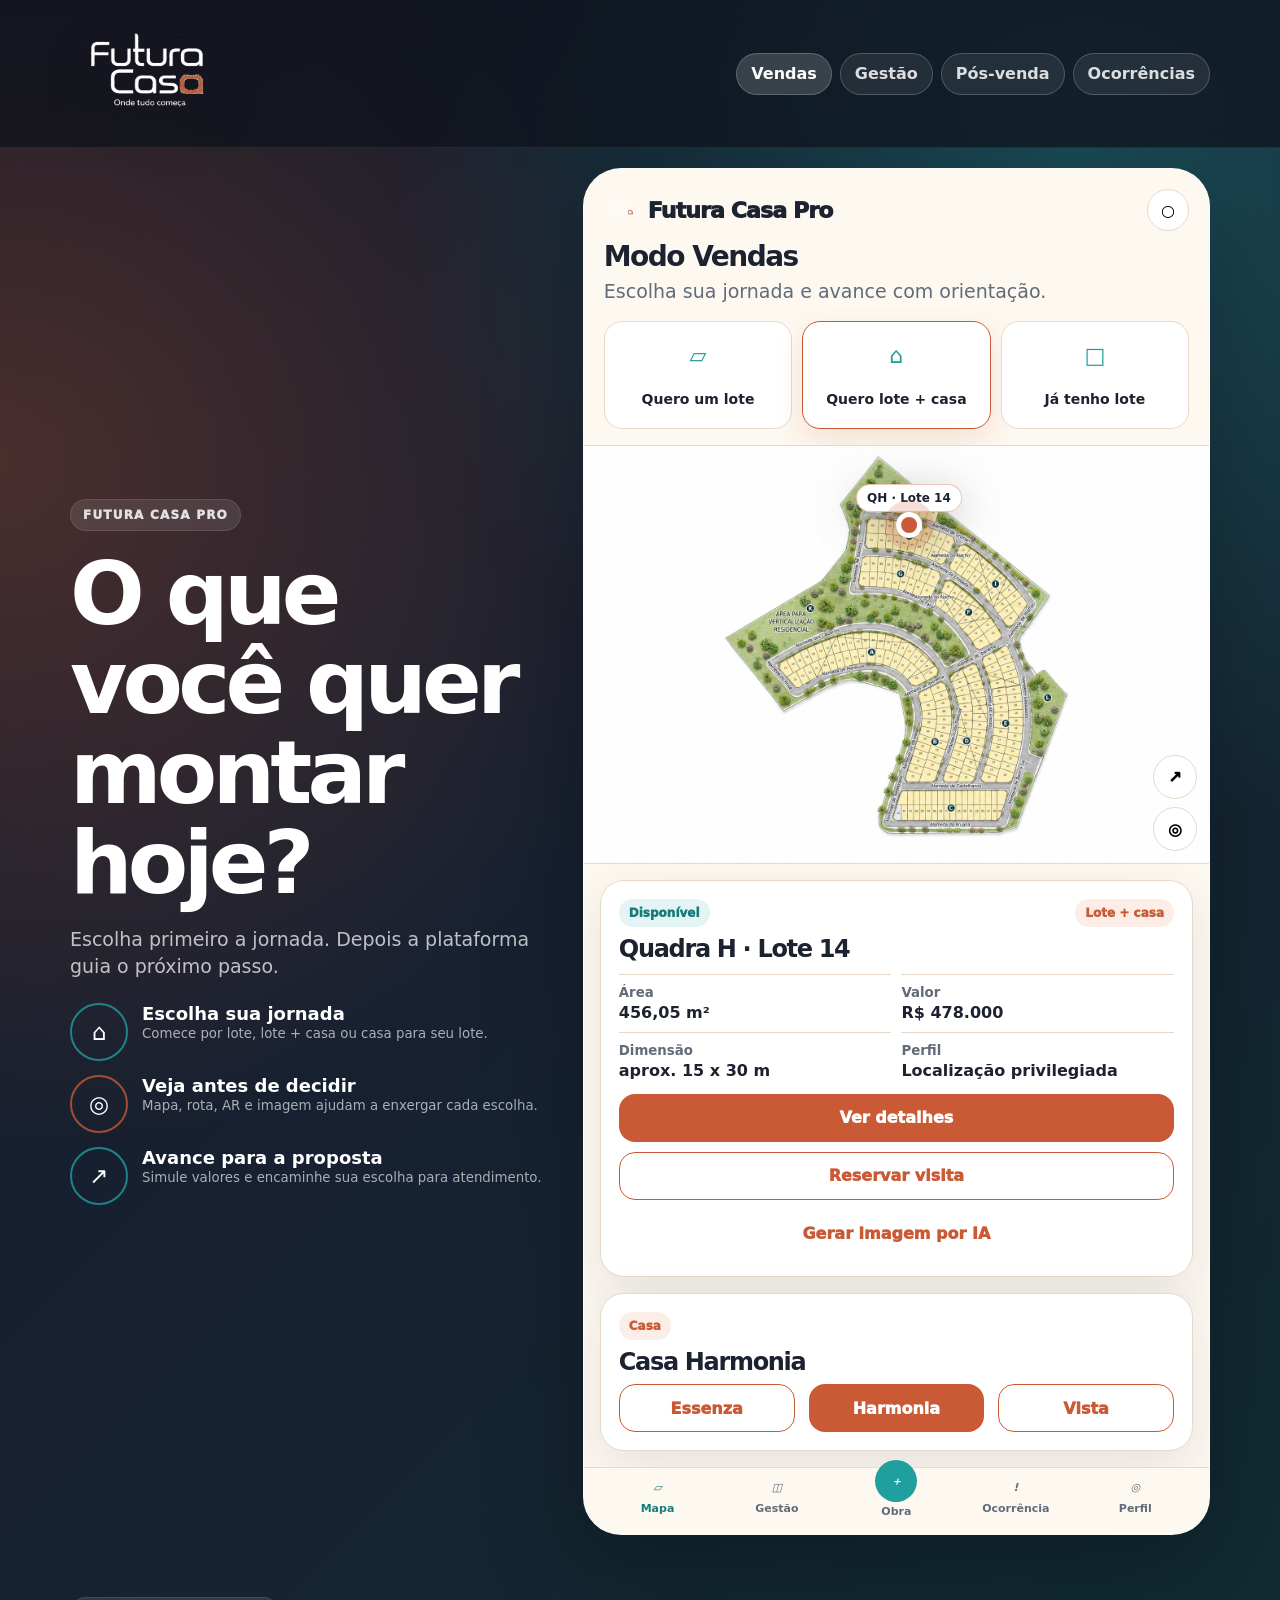
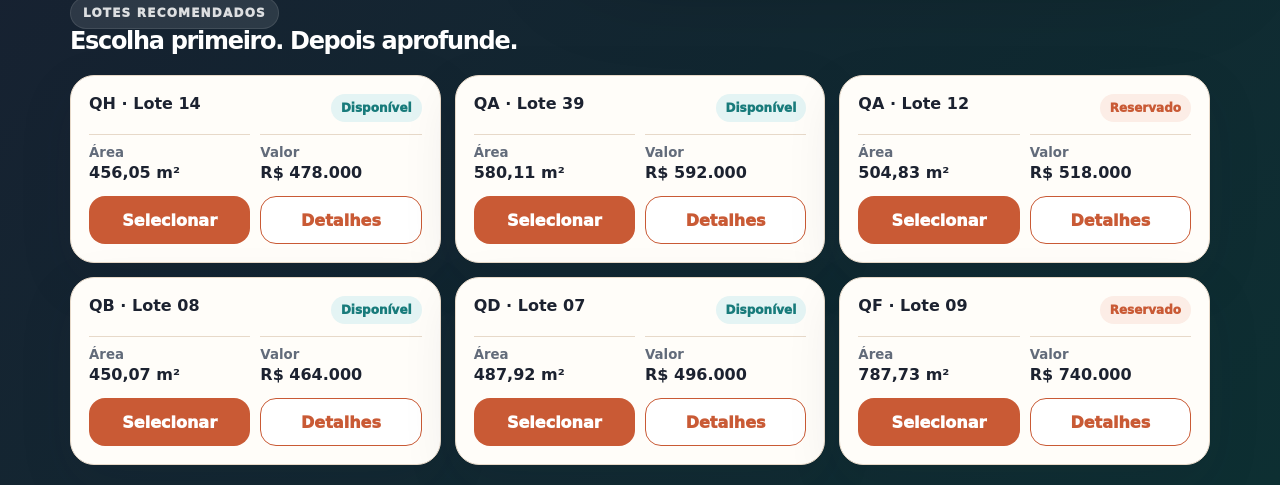
<file: index.html>
<!doctype html>
<html lang="pt-BR">
<head>
<meta charset="utf-8">
<meta name="viewport" content="width=device-width, initial-scale=1, viewport-fit=cover">
<meta name="theme-color" content="#10141d">
<title>Futura Casa Pro | Vendas</title>
<link rel="stylesheet" href="styles.css">
<script src="data.js" defer></script>
<script src="app.js" defer></script>
</head>
<body class="appDark">
<header class="top">
  <div class="top-inner">
    <a class="logo" href="index.html"><img src="assets/futura-casa-logo-v1-1.webp" alt="Futura Casa Pro"><span class="sub">Compra guiada</span></a>
    <nav class="nav">
      <a class="active" href="index.html">Vendas</a>
      <a class="" href="gestao.html">Gestão</a>
      <a class="" href="pos-venda.html">Pós-venda</a>
      <a class="" href="ocorrencias.html">Ocorrências</a>
    </nav>
  </div>
</header>
<main>

<section class="shell hero">
  <div class="hero-copy">
    <span class="badge">Futura Casa Pro</span>
    <h1>O que você quer montar hoje?</h1>
    <p>Escolha primeiro a jornada. Depois a plataforma guia o próximo passo.</p>
    <div class="benefits">
      <div class="benefit"><i>⌂</i><div><b>Escolha sua jornada</b><small>Comece por lote, lote + casa ou casa para seu lote.</small></div></div>
      <div class="benefit"><i>◎</i><div><b>Veja antes de decidir</b><small>Mapa, rota, AR e imagem ajudam a enxergar cada escolha.</small></div></div>
      <div class="benefit"><i>↗</i><div><b>Avance para a proposta</b><small>Simule valores e encaminhe sua escolha para atendimento.</small></div></div>
    </div>
  </div>
  <div class="phone" id="salesApp"></div>
</section>
<section class="shell">
  <div class="page-title"><span class="badge">Lotes recomendados</span><h2>Escolha primeiro. Depois aprofunde.</h2></div>
  <div class="grid cols-3" id="lotPicker"></div>
</section>

</main>
<div id="toast" class="toast"></div>
<div id="modal" class="modal"></div>
</body>
</html>
</file>
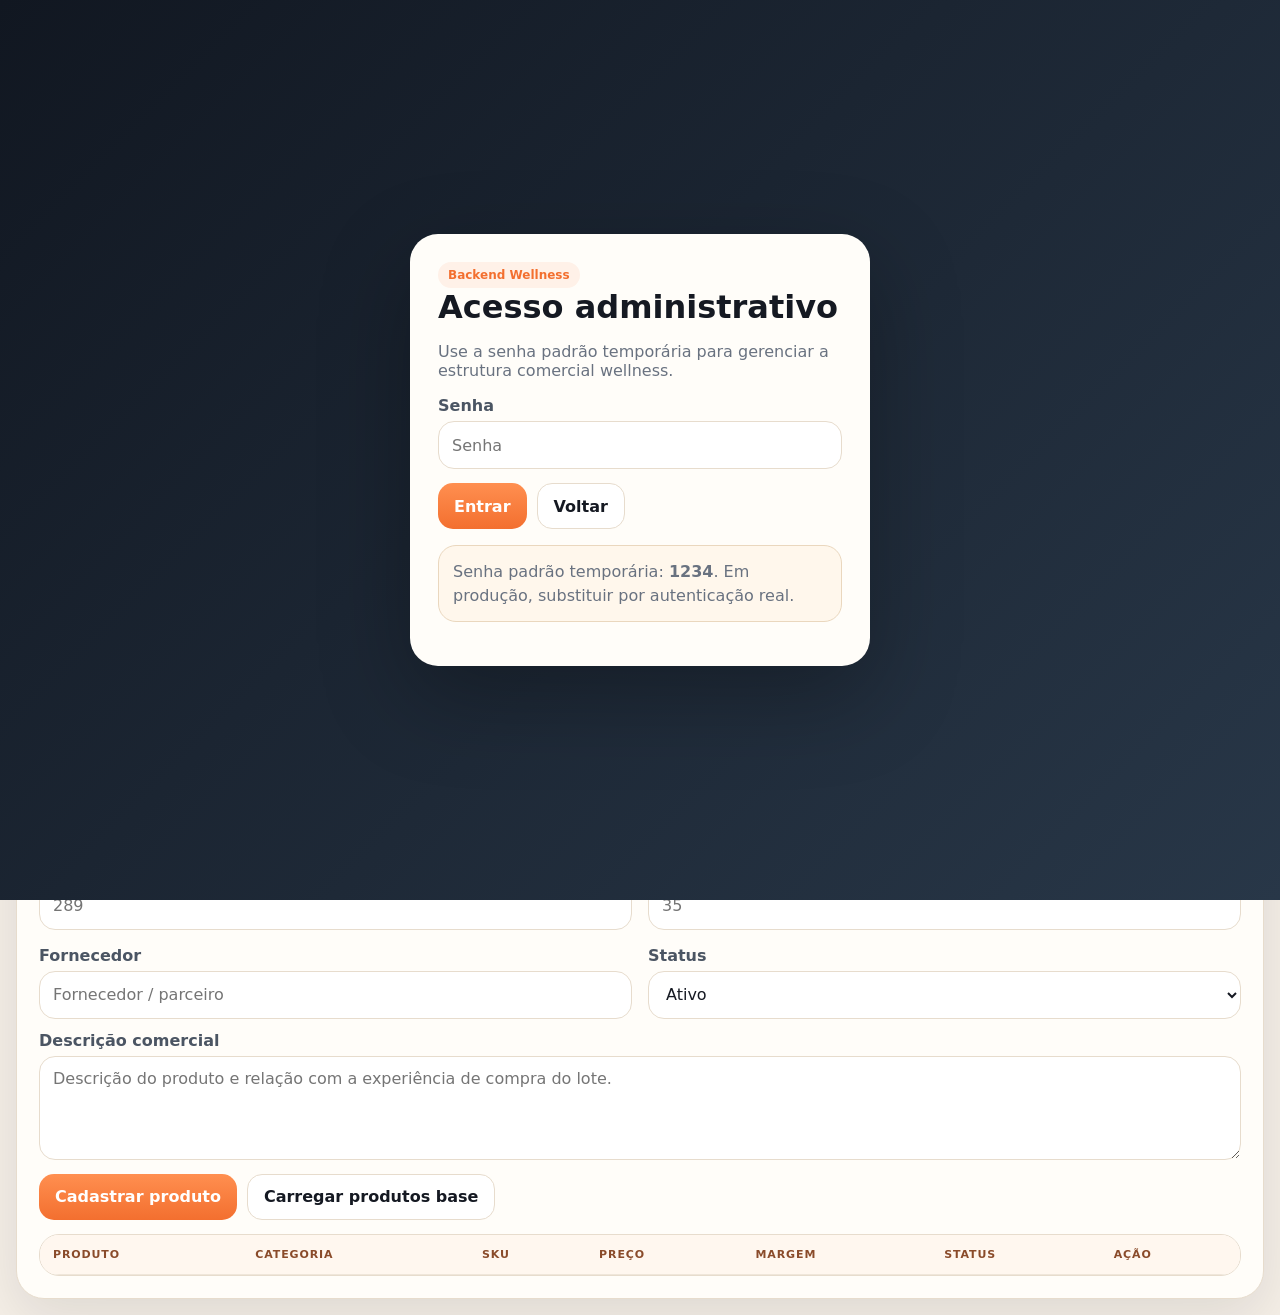
<file: backend-wellness.html>
<!doctype html>
<html lang="pt-BR">
<head>
<meta charset="utf-8">
<meta name="viewport" content="width=device-width, initial-scale=1, viewport-fit=cover">
<title>Futura Casa | Backend Wellness</title>
<style>
:root{
  --bg:#f5efe7;--paper:#fffdf9;--paper2:#fbf4eb;--ink:#151922;--muted:#697280;--line:#e7dccd;
  --orange:#f36f2f;--orange2:#ff8f50;--green:#2f7a4f;--dark:#111721;--shadow:0 18px 54px rgba(16,20,29,.10);
}
*{box-sizing:border-box}
body{margin:0;background:radial-gradient(circle at 10% -10%,rgba(243,111,47,.18),transparent 32rem),var(--bg);font-family:Inter,system-ui,-apple-system,Segoe UI,Arial,sans-serif;color:var(--ink)}
button,input,select,textarea{font:inherit}
a{color:inherit;text-decoration:none}
.wrap{width:min(100% - 32px,1280px);margin:auto}
.top{position:sticky;top:0;z-index:10;background:rgba(17,23,33,.96);color:#fff;backdrop-filter:blur(14px);box-shadow:0 10px 34px rgba(0,0,0,.18)}
.topin{min-height:86px;display:flex;align-items:center;justify-content:space-between;gap:16px}
.brand small{display:block;color:#ffb289;text-transform:uppercase;letter-spacing:.18em;font-weight:900;font-size:11px}
.brand b{font-size:24px}
.nav{display:flex;gap:10px;flex-wrap:wrap}
.btn{border:0;border-radius:15px;min-height:46px;padding:0 16px;font-weight:900;display:inline-flex;align-items:center;justify-content:center;gap:8px;cursor:pointer}
.btn.primary{background:linear-gradient(180deg,var(--orange2),var(--orange));color:#fff}.btn.light{background:#fff;border:1px solid var(--line);color:var(--ink)}.btn.dark{background:var(--dark);color:#fff}.btn.small{min-height:38px;padding:0 12px;border-radius:12px;font-size:13px}
.hero{padding:34px 0 18px}.heroCard{background:linear-gradient(135deg,#111721 0%,#243343 55%,#6c3519 100%);color:#fff;border-radius:32px;padding:32px;box-shadow:var(--shadow)}
.eyebrow{color:var(--orange);font-size:12px;letter-spacing:.18em;text-transform:uppercase;font-weight:950}.hero h1{font-size:clamp(36px,5vw,72px);line-height:1;margin:10px 0 12px;letter-spacing:-.06em}.hero p{max-width:760px;color:rgba(255,255,255,.78);font-size:18px;line-height:1.55}
.grid{display:grid;gap:16px}.grid.kpis{grid-template-columns:repeat(4,minmax(0,1fr));margin:18px 0}.kpi{background:var(--paper);border:1px solid var(--line);border-radius:24px;padding:20px;box-shadow:var(--shadow)}.kpi small{display:block;color:var(--muted);font-weight:800}.kpi b{font-size:30px;color:var(--orange)}
.panel{background:var(--paper);border:1px solid var(--line);border-radius:28px;padding:22px;box-shadow:var(--shadow);margin:16px 0}.panel h2{margin:0 0 8px;font-size:28px;letter-spacing:-.04em}.panel p{color:var(--muted);line-height:1.5}.cols{display:grid;grid-template-columns:1fr 1fr;gap:16px}.field{display:grid;gap:6px}.field label{font-weight:900;color:#4b5563}.field input,.field select,.field textarea{border:1px solid var(--line);border-radius:16px;background:#fff;min-height:48px;padding:0 13px;color:var(--ink);outline:0}.field textarea{min-height:104px;padding:12px 13px}
.actions{display:flex;gap:10px;flex-wrap:wrap;margin-top:14px}
.tableWrap{overflow:auto;border:1px solid var(--line);border-radius:20px;background:#fff;margin-top:14px}table{width:100%;border-collapse:collapse;min-width:860px}th,td{text-align:left;border-bottom:1px solid #efe6da;padding:13px;font-size:14px}th{background:#fff7ef;color:#8a4b2a;text-transform:uppercase;letter-spacing:.08em;font-size:11px}tr:last-child td{border-bottom:0}.tag{display:inline-flex;border-radius:999px;padding:6px 10px;background:#fff1e8;color:var(--orange);font-weight:900;font-size:12px}
.tabs{display:flex;gap:8px;flex-wrap:wrap;margin:16px 0}.tabs button{border:1px solid var(--line);background:#fff;color:var(--muted);border-radius:999px;padding:10px 14px;font-weight:900}.tabs button.active{background:linear-gradient(180deg,var(--orange2),var(--orange));color:#fff;border-color:transparent}.tabPanel{display:none}.tabPanel.active{display:block}
.login{position:fixed;inset:0;background:linear-gradient(135deg,#111721,#283748);display:grid;place-items:center;z-index:99;padding:22px}.loginCard{width:min(460px,100%);background:#fffdf9;border-radius:28px;padding:28px;box-shadow:0 30px 90px rgba(0,0,0,.28)}.loginCard h1{margin:0 0 8px}.loginCard p{color:var(--muted)}
.note{background:#fff7ec;border:1px solid #ead7be;color:#765733;border-radius:18px;padding:14px;line-height:1.45}
@media(max-width:900px){.grid.kpis,.cols{grid-template-columns:1fr}.topin{display:grid;padding:16px 0}.heroCard{padding:24px}}
</style>
</head>
<body>
<div class="login" id="login">
  <div class="loginCard">
    <span class="tag">Backend Wellness</span>
    <h1>Acesso administrativo</h1>
    <p>Use a senha padrão temporária para gerenciar a estrutura comercial wellness.</p>
    <div class="field"><label>Senha</label><input id="pass" type="password" placeholder="Senha"></div>
    <div class="actions"><button class="btn primary" id="enter">Entrar</button><a class="btn light" href="index.html">Voltar</a></div>
    <p class="note">Senha padrão temporária: <b>1234</b>. Em produção, substituir por autenticação real.</p>
  </div>
</div>

<header class="top">
  <div class="wrap topin">
    <div class="brand"><small>Futura Casa</small><b>Backend Wellness</b></div>
    <nav class="nav"><a class="btn light" href="index.html">Voltar à plataforma</a><button class="btn primary" id="exportJson">Exportar JSON</button></nav>
  </div>
</header>

<main class="wrap">
  <section class="hero">
    <div class="heroCard">
      <div class="eyebrow">Estrutura comercial</div>
      <h1>Loja, avaliação e coluna médica.</h1>
      <p>Painel conceitual para gerir produtos wellness, avaliações, perguntas para a coluna do médico, pedidos e serviços vinculados à experiência de compra do lote.</p>
    </div>
  </section>

  <section class="grid kpis">
    <article class="kpi"><small>Produtos ativos</small><b id="kpiProducts">0</b></article>
    <article class="kpi"><small>Pedidos wellness</small><b id="kpiOrders">0</b></article>
    <article class="kpi"><small>Avaliações</small><b id="kpiAssessments">0</b></article>
    <article class="kpi"><small>Pautas médicas</small><b id="kpiDoctor">0</b></article>
  </section>

  <div class="tabs">
    <button class="active" data-tab="produtos">Produtos</button>
    <button data-tab="pedidos">Pedidos</button>
    <button data-tab="avaliacoes">Avaliações</button>
    <button data-tab="medico">Coluna do Médico</button>
    <button data-tab="config">Configurações</button>
  </div>

  <section class="panel tabPanel active" id="produtos">
    <h2>Produtos da Loja Wellness</h2>
    <p>Cadastre itens vendáveis, margens, fornecedores e status comercial.</p>
    <div class="cols">
      <div class="field"><label>Produto</label><input id="productName" placeholder="Ex.: Kit Aromaterapia Residencial"></div>
      <div class="field"><label>Marca</label><input id="productBrand" placeholder="Ex.: Arquitetura dos Sentidos"></div>
      <div class="field"><label>Categoria</label><select id="productCategory"><option>Aromaterapia</option><option>Biofilia</option><option>Sono e luz</option><option>Água e ar</option><option>Consultoria</option></select></div>
      <div class="field"><label>SKU</label><input id="productSku" placeholder="ADS-001"></div>
      <div class="field"><label>Preço</label><input id="productPrice" type="number" placeholder="289"></div>
      <div class="field"><label>Margem estimada (%)</label><input id="productMargin" type="number" placeholder="35"></div>
      <div class="field"><label>Fornecedor</label><input id="productSupplier" placeholder="Fornecedor / parceiro"></div>
      <div class="field"><label>Status</label><select id="productStatus"><option>Ativo</option><option>Em análise</option><option>Pausado</option></select></div>
    </div>
    <div class="field" style="margin-top:12px"><label>Descrição comercial</label><textarea id="productDesc" placeholder="Descrição do produto e relação com a experiência de compra do lote."></textarea></div>
    <div class="actions"><button class="btn primary" id="addProduct">Cadastrar produto</button><button class="btn light" id="seedProducts">Carregar produtos base</button></div>
    <div class="tableWrap"><table><thead><tr><th>Produto</th><th>Categoria</th><th>SKU</th><th>Preço</th><th>Margem</th><th>Status</th><th>Ação</th></tr></thead><tbody id="productsTable"></tbody></table></div>
  </section>

  <section class="panel tabPanel" id="pedidos">
    <h2>Pedidos e sacolas wellness</h2>
    <p>Controle de oportunidades geradas a partir da loja wellness.</p>
    <div class="cols">
      <div class="field"><label>Cliente</label><input id="orderClient" placeholder="Nome do cliente"></div>
      <div class="field"><label>Produto/serviço</label><input id="orderItem" placeholder="Item solicitado"></div>
      <div class="field"><label>Valor</label><input id="orderValue" type="number" placeholder="0"></div>
      <div class="field"><label>Etapa</label><select id="orderStage"><option>Novo lead</option><option>Em atendimento</option><option>Incluído na proposta</option><option>Fechado</option><option>Perdido</option></select></div>
    </div>
    <div class="actions"><button class="btn primary" id="addOrder">Cadastrar pedido</button></div>
    <div class="tableWrap"><table><thead><tr><th>Cliente</th><th>Item</th><th>Valor</th><th>Etapa</th><th>Ação</th></tr></thead><tbody id="ordersTable"></tbody></table></div>
  </section>

  <section class="panel tabPanel" id="avaliacoes">
    <h2>Avaliações de bem-estar</h2>
    <p>Agendamentos e consultas wellness que podem gerar relatório Casa & Rotina.</p>
    <div class="cols">
      <div class="field"><label>Cliente</label><input id="assessClient"></div>
      <div class="field"><label>Objetivo</label><select id="assessGoal"><option>Rotina e qualidade de vida</option><option>Sono e descanso</option><option>Aromaterapia</option><option>Paisagismo e biofilia</option></select></div>
      <div class="field"><label>Formato</label><select id="assessFormat"><option>Online</option><option>Presencial no empreendimento</option><option>Presencial na futura casa</option></select></div>
      <div class="field"><label>Status</label><select id="assessStatus"><option>Solicitada</option><option>Agendada</option><option>Realizada</option><option>Relatório enviado</option></select></div>
    </div>
    <div class="actions"><button class="btn primary" id="addAssessment">Cadastrar avaliação</button></div>
    <div class="tableWrap"><table><thead><tr><th>Cliente</th><th>Objetivo</th><th>Formato</th><th>Status</th><th>Ação</th></tr></thead><tbody id="assessmentsTable"></tbody></table></div>
  </section>

  <section class="panel tabPanel" id="medico">
    <h2>Coluna do Médico</h2>
    <p>Gestão comercial de conteúdos educativos, perguntas dos clientes, assinaturas e palestras.</p>
    <div class="cols">
      <div class="field"><label>Nome do médico/parceiro</label><input id="doctorName" value="Dr. Marcelo Viana"></div>
      <div class="field"><label>Modelo comercial</label><select id="doctorModel"><option>Conteúdo mensal</option><option>Avaliação por cliente</option><option>Palestra avulsa</option><option>Relatório Casa & Rotina</option></select></div>
      <div class="field"><label>Tema da pauta</label><input id="doctorTopic" placeholder="Ex.: Sono e rotina na casa nova"></div>
      <div class="field"><label>Valor comercial</label><input id="doctorValue" type="number" placeholder="490"></div>
    </div>
    <div class="field" style="margin-top:12px"><label>Pergunta ou pauta</label><textarea id="doctorQuestion" placeholder="Pergunta enviada pelo cliente ou tema editorial."></textarea></div>
    <div class="actions"><button class="btn primary" id="addDoctorTopic">Cadastrar pauta</button></div>
    <div class="note">A coluna é educativa e comercial. Não deve prometer diagnóstico, tratamento ou conduta médica individual dentro da plataforma.</div>
    <div class="tableWrap"><table><thead><tr><th>Médico</th><th>Modelo</th><th>Tema</th><th>Valor</th><th>Ação</th></tr></thead><tbody id="doctorTable"></tbody></table></div>
  </section>

  <section class="panel tabPanel" id="config">
    <h2>Configurações comerciais</h2>
    <p>Parâmetros para a operação da loja wellness.</p>
    <div class="cols">
      <div class="field"><label>Comissão do consultor (%)</label><input id="commissionConsultant" type="number" value="8"></div>
      <div class="field"><label>Comissão da plataforma (%)</label><input id="commissionPlatform" type="number" value="12"></div>
      <div class="field"><label>WhatsApp de destino</label><input id="whatsappTarget" placeholder="55..."></div>
      <div class="field"><label>Política comercial</label><select id="policy"><option>Itens podem entrar na proposta</option><option>Venda separada</option><option>Venda pós-reserva</option></select></div>
    </div>
    <div class="actions"><button class="btn primary" id="saveConfig">Salvar configurações</button><button class="btn light" id="clearAll">Limpar dados locais</button></div>
  </section>
</main>

<script>
const ADMIN_PASS='1234';
const KEY='fc_wellness_backend_v109';
const $=s=>document.querySelector(s);
const fmt=v=>new Intl.NumberFormat('pt-BR',{style:'currency',currency:'BRL'}).format(Number(v||0));
let db={products:[],orders:[],assessments:[],doctor:[],config:{}};
try{db=Object.assign(db,JSON.parse(localStorage.getItem(KEY)||'{}'))}catch(e){}
function save(){localStorage.setItem(KEY,JSON.stringify(db));render()}
function del(list,i){db[list].splice(i,1);save()}
function render(){
  $('#kpiProducts').textContent=db.products.length;
  $('#kpiOrders').textContent=db.orders.length;
  $('#kpiAssessments').textContent=db.assessments.length;
  $('#kpiDoctor').textContent=db.doctor.length;
  $('#productsTable').innerHTML=db.products.map((p,i)=>`<tr><td><b>${p.name}</b><br><small>${p.brand||''}</small></td><td>${p.category}</td><td>${p.sku}</td><td>${fmt(p.price)}</td><td>${p.margin||0}%</td><td><span class="tag">${p.status}</span></td><td><button class="btn light small" onclick="del('products',${i})">Remover</button></td></tr>`).join('');
  $('#ordersTable').innerHTML=db.orders.map((o,i)=>`<tr><td>${o.client}</td><td>${o.item}</td><td>${fmt(o.value)}</td><td><span class="tag">${o.stage}</span></td><td><button class="btn light small" onclick="del('orders',${i})">Remover</button></td></tr>`).join('');
  $('#assessmentsTable').innerHTML=db.assessments.map((a,i)=>`<tr><td>${a.client}</td><td>${a.goal}</td><td>${a.format}</td><td><span class="tag">${a.status}</span></td><td><button class="btn light small" onclick="del('assessments',${i})">Remover</button></td></tr>`).join('');
  $('#doctorTable').innerHTML=db.doctor.map((d,i)=>`<tr><td>${d.name}</td><td>${d.model}</td><td><b>${d.topic}</b><br><small>${d.question||''}</small></td><td>${fmt(d.value)}</td><td><button class="btn light small" onclick="del('doctor',${i})">Remover</button></td></tr>`).join('');
}
document.querySelectorAll('[data-tab]').forEach(btn=>btn.onclick=()=>{document.querySelectorAll('[data-tab]').forEach(b=>b.classList.remove('active'));btn.classList.add('active');document.querySelectorAll('.tabPanel').forEach(p=>p.classList.remove('active'));$('#'+btn.dataset.tab).classList.add('active')});
$('#enter').onclick=()=>{if($('#pass').value===ADMIN_PASS){$('#login').style.display='none'}else alert('Senha inválida')};
$('#addProduct').onclick=()=>{db.products.push({name:$('#productName').value,brand:$('#productBrand').value,category:$('#productCategory').value,sku:$('#productSku').value,price:$('#productPrice').value,margin:$('#productMargin').value,supplier:$('#productSupplier').value,status:$('#productStatus').value,desc:$('#productDesc').value});save()};
$('#seedProducts').onclick=()=>{db.products=[
{name:'Kit Aromaterapia Residencial',brand:'Arquitetura dos Sentidos',category:'Aromaterapia',sku:'ADS-001',price:289,margin:35,status:'Ativo'},
{name:'Refil Blend Calmaria',brand:'Arquitetura dos Sentidos',category:'Aromaterapia',sku:'ADS-002',price:79,margin:42,status:'Ativo'},
{name:'Curadoria de Paisagismo Biofílico',brand:'Futura Wellness',category:'Biofilia',sku:'BIO-101',price:3900,margin:22,status:'Ativo'},
{name:'Kit Iluminação Circadiana',brand:'Futura Wellness',category:'Sono e luz',sku:'LUZ-201',price:2450,margin:25,status:'Ativo'}
];save()};
$('#addOrder').onclick=()=>{db.orders.push({client:$('#orderClient').value,item:$('#orderItem').value,value:$('#orderValue').value,stage:$('#orderStage').value});save()};
$('#addAssessment').onclick=()=>{db.assessments.push({client:$('#assessClient').value,goal:$('#assessGoal').value,format:$('#assessFormat').value,status:$('#assessStatus').value});save()};
$('#addDoctorTopic').onclick=()=>{db.doctor.push({name:$('#doctorName').value,model:$('#doctorModel').value,topic:$('#doctorTopic').value,value:$('#doctorValue').value,question:$('#doctorQuestion').value});save()};
$('#saveConfig').onclick=()=>{db.config={commissionConsultant:$('#commissionConsultant').value,commissionPlatform:$('#commissionPlatform').value,whatsappTarget:$('#whatsappTarget').value,policy:$('#policy').value};save();alert('Configurações salvas')};
$('#clearAll').onclick=()=>{if(confirm('Limpar todos os dados locais do backend wellness?')){localStorage.removeItem(KEY);location.reload()}};
$('#exportJson').onclick=()=>{const blob=new Blob([JSON.stringify(db,null,2)],{type:'application/json'});const a=document.createElement('a');a.href=URL.createObjectURL(blob);a.download='backend-wellness-futura-casa.json';a.click();URL.revokeObjectURL(a.href)};
render();
</script>
</body>
</html>
</file>
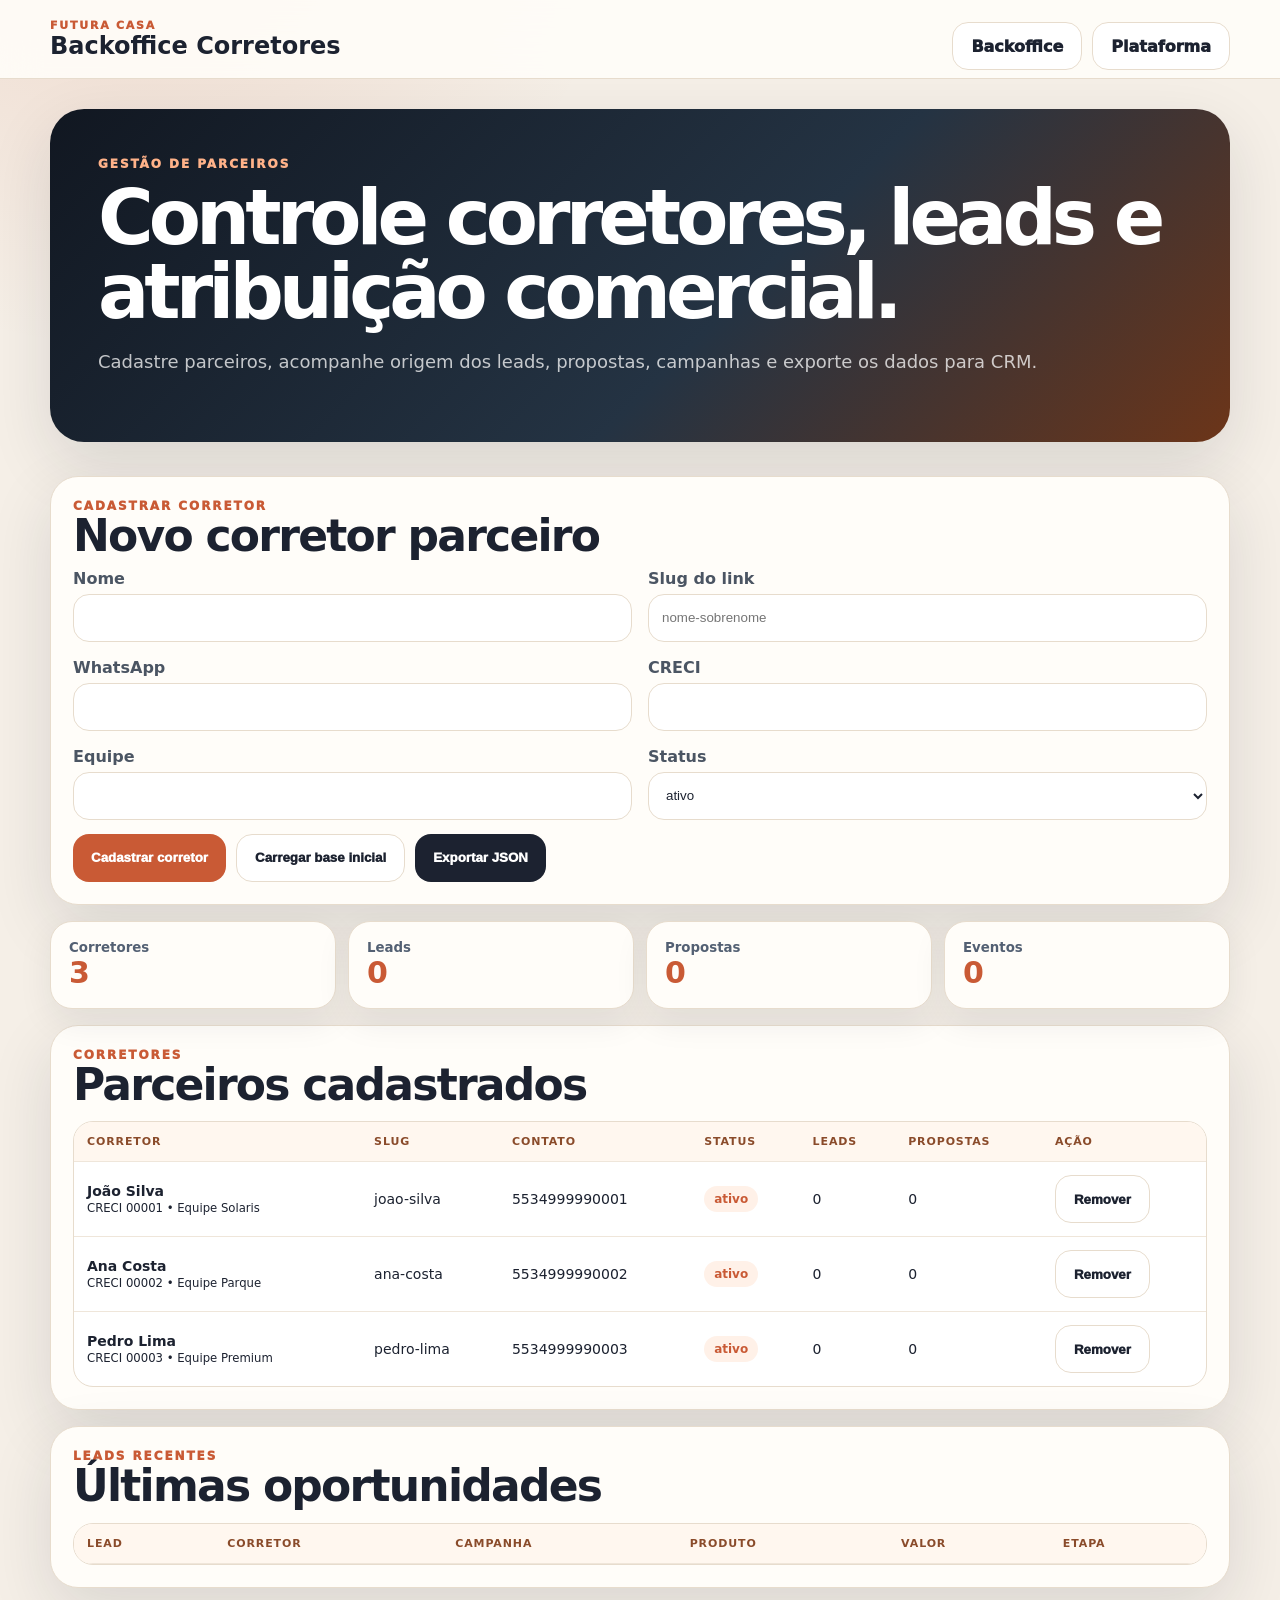
<file: backoffice-corretores.html>
<!doctype html>
<html lang="pt-BR">
<head><meta charset="utf-8"><meta name="viewport" content="width=device-width, initial-scale=1, viewport-fit=cover"><title>Futura Casa | Backoffice Corretores</title><style>
:root{--bg:#f5efe7;--paper:#fffdf9;--ink:#1C2230;--muted:#536073;--line:#e7dccd;--brand:#C95A35;--brandDark:#A8431F;--tint:#FCEDE6;--shadow:0 22px 64px rgba(28,34,48,.12)}
*{box-sizing:border-box}body{margin:0;font-family:Inter,system-ui,-apple-system,Segoe UI,Arial,sans-serif;background:radial-gradient(circle at 10% -10%,rgba(201,90,53,.16),transparent 32rem),var(--bg);color:var(--ink)}a{color:inherit;text-decoration:none}.wrap{width:min(100% - 32px,1180px);margin:auto}.top{position:sticky;top:0;z-index:10;background:rgba(255,253,249,.9);backdrop-filter:blur(18px);border-bottom:1px solid var(--line)}.topin{min-height:78px;display:flex;align-items:center;justify-content:space-between;gap:14px}.brand small{display:block;color:var(--brand);font-size:11px;text-transform:uppercase;letter-spacing:.16em;font-weight:950}.brand b{font-size:24px}.btn{min-height:48px;border-radius:16px;border:0;padding:0 18px;display:inline-flex;align-items:center;justify-content:center;font-weight:950;cursor:pointer}.primary{background:var(--brand);color:#fff}.light{background:#fff;border:1px solid var(--line);color:var(--ink)}.dark{background:var(--ink);color:#fff}.hero{padding:30px 0 18px}.heroCard{background:linear-gradient(135deg,#111721,#243343 58%,#6c3519);color:#fff;border-radius:34px;padding:clamp(24px,5vw,48px);box-shadow:var(--shadow)}.eyebrow{font-size:12px;letter-spacing:.16em;text-transform:uppercase;color:var(--brand);font-weight:950}.heroCard .eyebrow{color:#ffb289}h1{font-size:clamp(40px,6vw,76px);line-height:.98;letter-spacing:-.065em;margin:10px 0 14px}h2{font-size:clamp(28px,4vw,44px);line-height:1.04;letter-spacing:-.04em;margin:0 0 10px}h3{font-size:24px;line-height:1.08;letter-spacing:-.03em;margin:0 0 8px}p{color:var(--muted);line-height:1.55;font-size:18px}.heroCard p{color:rgba(255,255,255,.74)}.grid{display:grid;grid-template-columns:repeat(3,minmax(0,1fr));gap:16px}.grid2{display:grid;grid-template-columns:1fr 1fr;gap:16px}.panel,.card{background:var(--paper);border:1px solid var(--line);border-radius:28px;padding:22px;box-shadow:var(--shadow);margin:16px 0}.card{margin:0}.field{display:grid;gap:6px}.field label{font-weight:900;color:#4b5563}.field input,.field select,.field textarea{border:1px solid var(--line);border-radius:16px;background:#fff;min-height:48px;padding:0 13px;color:var(--ink);outline:0}.field textarea{min-height:96px;padding:12px 13px}.actions{display:flex;gap:10px;flex-wrap:wrap;margin-top:14px}.kpis{display:grid;grid-template-columns:repeat(4,minmax(0,1fr));gap:12px}.kpi{background:var(--paper);border:1px solid var(--line);border-radius:22px;padding:18px;box-shadow:0 12px 34px rgba(28,34,48,.08)}.kpi small{display:block;color:var(--muted);font-weight:850}.kpi b{font-size:30px;color:var(--brand)}.tableWrap{overflow:auto;border:1px solid var(--line);border-radius:20px;background:#fff;margin-top:14px}table{width:100%;border-collapse:collapse;min-width:880px}th,td{text-align:left;border-bottom:1px solid #efe6da;padding:13px;font-size:14px}th{background:#fff7ef;color:#8a4b2a;text-transform:uppercase;letter-spacing:.08em;font-size:11px}tr:last-child td{border-bottom:0}.tag{display:inline-flex;border-radius:999px;padding:6px 10px;background:#fff1e8;color:var(--brand);font-weight:900;font-size:12px}.linkBox{word-break:break-all;background:#fff7ef;border:1px solid #ead7be;border-radius:18px;padding:14px;font-size:14px;color:#765733}.qr{width:164px;height:164px;border-radius:20px;background:#fff;border:1px solid var(--line);display:grid;place-items:center;overflow:hidden}.qr img{width:100%;height:100%}@media(max-width:900px){.grid,.grid2,.kpis{grid-template-columns:1fr}.topin{display:grid;padding:16px 0}.heroCard{padding:24px}}
</style></head>
<body>
<header class="top"><div class="wrap topin"><div class="brand"><small>Futura Casa</small><b>Backoffice Corretores</b></div><nav class="actions"><a class="btn light" href="backoffice.html">Backoffice</a><a class="btn light" href="index.html">Plataforma</a></nav></div></header>
<main class="wrap">
<section class="hero"><div class="heroCard"><div class="eyebrow">Gestão de parceiros</div><h1>Controle corretores, leads e atribuição comercial.</h1><p>Cadastre parceiros, acompanhe origem dos leads, propostas, campanhas e exporte os dados para CRM.</p></div></section>
<section class="panel">
 <div class="eyebrow">Cadastrar corretor</div><h2>Novo corretor parceiro</h2>
 <div class="grid2">
  <div class="field"><label>Nome</label><input id="name"></div>
  <div class="field"><label>Slug do link</label><input id="slug" placeholder="nome-sobrenome"></div>
  <div class="field"><label>WhatsApp</label><input id="phone"></div>
  <div class="field"><label>CRECI</label><input id="creci"></div>
  <div class="field"><label>Equipe</label><input id="team"></div>
  <div class="field"><label>Status</label><select id="status"><option>ativo</option><option>pausado</option><option>bloqueado</option></select></div>
 </div>
 <div class="actions"><button class="btn primary" id="add">Cadastrar corretor</button><button class="btn light" id="seed">Carregar base inicial</button><button class="btn dark" id="export">Exportar JSON</button></div>
</section>
<section class="kpis">
 <article class="kpi"><small>Corretores</small><b id="kB">0</b></article>
 <article class="kpi"><small>Leads</small><b id="kL">0</b></article>
 <article class="kpi"><small>Propostas</small><b id="kP">0</b></article>
 <article class="kpi"><small>Eventos</small><b id="kE">0</b></article>
</section>
<section class="panel"><div class="eyebrow">Corretores</div><h2>Parceiros cadastrados</h2><div class="tableWrap"><table><thead><tr><th>Corretor</th><th>Slug</th><th>Contato</th><th>Status</th><th>Leads</th><th>Propostas</th><th>Ação</th></tr></thead><tbody id="brokersTable"></tbody></table></div></section>
<section class="panel"><div class="eyebrow">Leads recentes</div><h2>Últimas oportunidades</h2><div class="tableWrap"><table><thead><tr><th>Lead</th><th>Corretor</th><th>Campanha</th><th>Produto</th><th>Valor</th><th>Etapa</th></tr></thead><tbody id="leadsTable"></tbody></table></div></section>
</main>
<script>
const K={brokers:'fc_partner_brokers_v13',leads:'fc_partner_leads_v13',events:'fc_partner_events_v13',proposals:'fc_partner_proposals_v13'};
const DEF=[
  {id:'brk-joao', slug:'joao-silva', name:'João Silva', phone:'5534999990001', creci:'CRECI 00001', status:'ativo', team:'Equipe Solaris'},
  {id:'brk-ana', slug:'ana-costa', name:'Ana Costa', phone:'5534999990002', creci:'CRECI 00002', status:'ativo', team:'Equipe Parque'},
  {id:'brk-pedro', slug:'pedro-lima', name:'Pedro Lima', phone:'5534999990003', creci:'CRECI 00003', status:'ativo', team:'Equipe Premium'}
];
const brl=v=>new Intl.NumberFormat('pt-BR',{style:'currency',currency:'BRL'}).format(Number(v||0));
const read=(k,f=[])=>{try{return JSON.parse(localStorage.getItem(k)||JSON.stringify(f))}catch(e){return f}};
const write=(k,v)=>localStorage.setItem(k,JSON.stringify(v));
function brokers(){let b=read(K.brokers,[]); if(!b.length){b=DEF;write(K.brokers,b)} return b}
function saveBrokers(b){write(K.brokers,b);render()}
function slugify(v){return String(v||'').toLowerCase().normalize('NFD').replace(/[\u0300-\u036f]/g,'').replace(/[^a-z0-9]+/g,'-').replace(/(^-|-$)/g,'')}
function addBroker(){
 const b=brokers();
 const name=document.getElementById('name').value.trim();
 if(!name) return alert('Informe o nome');
 b.push({id:'brk-'+Date.now(), name, slug:slugify(document.getElementById('slug').value||name), phone:document.getElementById('phone').value, creci:document.getElementById('creci').value, team:document.getElementById('team').value, status:document.getElementById('status').value});
 saveBrokers(b);
}
function delBroker(id){if(confirm('Remover corretor?')) saveBrokers(brokers().filter(b=>b.id!==id))}
function render(){
 const b=brokers(), leads=read(K.leads,[]), events=read(K.events,[]), props=read(K.proposals,[]);
 document.getElementById('kB').textContent=b.length; document.getElementById('kL').textContent=leads.length; document.getElementById('kP').textContent=props.length; document.getElementById('kE').textContent=events.length;
 document.getElementById('brokersTable').innerHTML=b.map(x=>`<tr><td><b>${x.name}</b><br><small>${x.creci||''} • ${x.team||''}</small></td><td>${x.slug}</td><td>${x.phone||'-'}</td><td><span class="tag">${x.status}</span></td><td>${leads.filter(l=>l.assignedBrokerId===x.id||l.firstBrokerId===x.id).length}</td><td>${props.filter(p=>p.brokerId===x.id).length}</td><td><button class="btn light" onclick="delBroker('${x.id}')">Remover</button></td></tr>`).join('');
 document.getElementById('leadsTable').innerHTML=leads.slice(-80).reverse().map(l=>`<tr><td><b>${l.name||'Lead sem nome'}</b><br><small>${l.phone||''}</small></td><td>${l.assignedBrokerName||l.firstBrokerName||'-'}</td><td>${l.campaign||'-'}</td><td>${l.lotName||'-'}<br>${l.homeName||''}</td><td>${brl(l.total)}</td><td><span class="tag">${l.stage||'-'}</span></td></tr>`).join('');
}
document.getElementById('add').onclick=addBroker;
document.getElementById('seed').onclick=()=>{write(K.brokers,DEF);render()};
document.getElementById('export').onclick=()=>{const data={brokers:brokers(),leads:read(K.leads,[]),events:read(K.events,[]),proposals:read(K.proposals,[])};const blob=new Blob([JSON.stringify(data,null,2)],{type:'application/json'});const a=document.createElement('a');a.href=URL.createObjectURL(blob);a.download='futura-casa-corretores-leads.json';a.click();URL.revokeObjectURL(a.href)};
render();
</script>
</body></html>
</file>
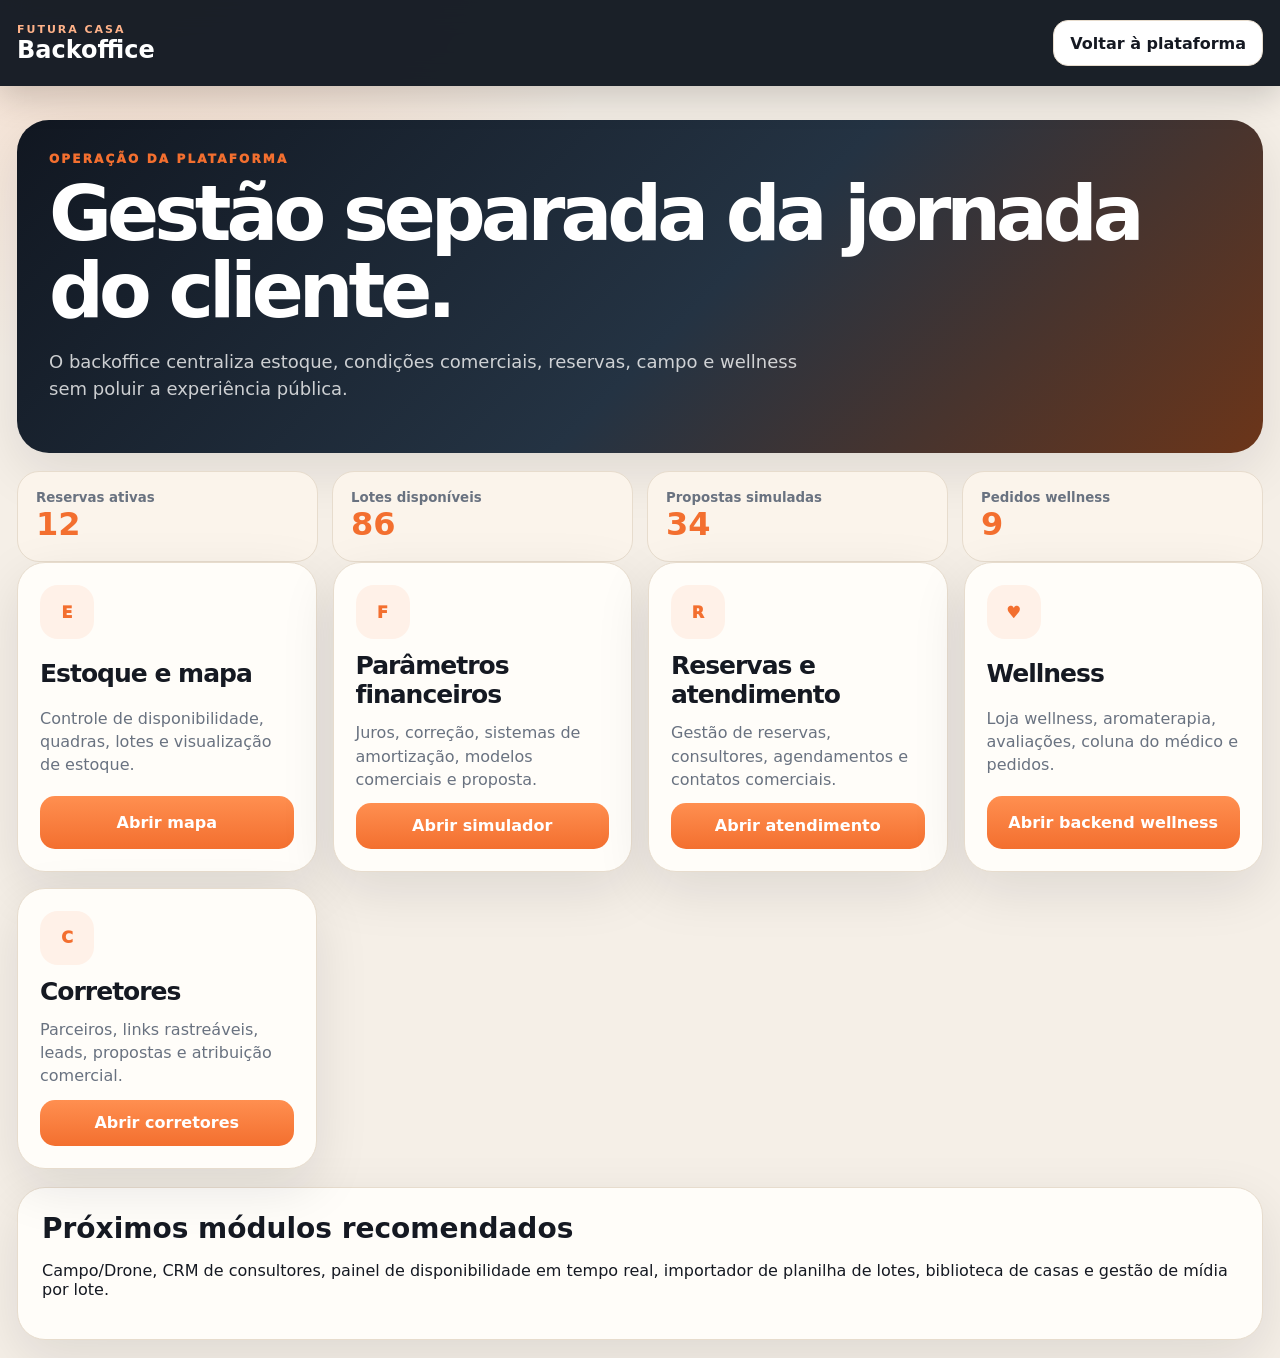
<file: backoffice.html>
<!doctype html>
<html lang="pt-BR">
<head>
<meta charset="utf-8">
<meta name="viewport" content="width=device-width, initial-scale=1, viewport-fit=cover">
<title>Futura Casa | Backoffice</title>
<style>
:root{--bg:#f5efe7;--paper:#fffdf9;--paper2:#fbf4eb;--ink:#151922;--muted:#697280;--line:#e7dccd;--orange:#f36f2f;--orange2:#ff8f50;--dark:#111721;--shadow:0 18px 54px rgba(16,20,29,.10)}
*{box-sizing:border-box}body{margin:0;background:radial-gradient(circle at 10% -10%,rgba(243,111,47,.18),transparent 32rem),var(--bg);font-family:Inter,system-ui,-apple-system,Segoe UI,Arial,sans-serif;color:var(--ink)}a{text-decoration:none;color:inherit}
.wrap{width:min(100% - 34px,1280px);margin:auto}.top{position:sticky;top:0;background:rgba(17,23,33,.96);color:#fff;z-index:8;box-shadow:0 10px 34px rgba(0,0,0,.18);backdrop-filter:blur(14px)}.topin{min-height:86px;display:flex;align-items:center;justify-content:space-between;gap:16px}.brand small{display:block;color:#ffb289;text-transform:uppercase;letter-spacing:.18em;font-weight:900;font-size:11px}.brand b{font-size:24px}.btn{border:0;border-radius:15px;min-height:46px;padding:0 16px;font-weight:900;display:inline-flex;align-items:center;justify-content:center;gap:8px}.btn.primary{background:linear-gradient(180deg,var(--orange2),var(--orange));color:#fff}.btn.light{background:#fff;color:var(--ink);border:1px solid var(--line)}.hero{padding:34px 0 18px}.heroCard{background:linear-gradient(135deg,#111721 0%,#243343 55%,#6c3519 100%);color:#fff;border-radius:32px;padding:32px;box-shadow:var(--shadow)}.eyebrow{color:var(--orange);font-size:12px;letter-spacing:.18em;text-transform:uppercase;font-weight:950}.hero h1{font-size:clamp(38px,6vw,82px);line-height:1;margin:10px 0 12px;letter-spacing:-.065em}.hero p{max-width:780px;color:rgba(255,255,255,.78);font-size:18px;line-height:1.55}.grid{display:grid;grid-template-columns:repeat(4,minmax(0,1fr));gap:16px}.card{background:var(--paper);border:1px solid var(--line);border-radius:28px;padding:22px;box-shadow:var(--shadow);display:grid;gap:12px;min-height:220px}.card .icon{width:54px;height:54px;border-radius:18px;background:#fff1e8;color:var(--orange);display:grid;place-items:center;font-weight:950}.card h2{margin:0;font-size:25px;letter-spacing:-.04em}.card p{margin:0;color:var(--muted);line-height:1.45}.panel{margin:18px 0;background:var(--paper);border:1px solid var(--line);border-radius:28px;padding:24px;box-shadow:var(--shadow)}.panel h2{margin:0 0 8px;font-size:28px}.kpis{display:grid;grid-template-columns:repeat(4,minmax(0,1fr));gap:14px}.kpi{background:var(--paper2);border:1px solid var(--line);border-radius:22px;padding:18px}.kpi small{display:block;color:var(--muted);font-weight:800}.kpi b{font-size:32px;color:var(--orange)}@media(max-width:980px){.grid,.kpis{grid-template-columns:1fr}.topin{display:grid;padding:16px 0}}
</style>
</head>
<body>
<header class="top"><div class="wrap topin"><div class="brand"><small>Futura Casa</small><b>Backoffice</b></div><nav><a class="btn light" href="index.html">Voltar à plataforma</a></nav></div></header>
<main class="wrap">
  <section class="hero"><div class="heroCard"><div class="eyebrow">Operação da plataforma</div><h1>Gestão separada da jornada do cliente.</h1><p>O backoffice centraliza estoque, condições comerciais, reservas, campo e wellness sem poluir a experiência pública.</p></div></section>
  <section class="kpis">
    <article class="kpi"><small>Reservas ativas</small><b>12</b></article>
    <article class="kpi"><small>Lotes disponíveis</small><b>86</b></article>
    <article class="kpi"><small>Propostas simuladas</small><b>34</b></article>
    <article class="kpi"><small>Pedidos wellness</small><b>9</b></article>
  </section>
  <section class="grid">
    <a class="card" href="index.html#mapa"><span class="icon">E</span><h2>Estoque e mapa</h2><p>Controle de disponibilidade, quadras, lotes e visualização de estoque.</p><span class="btn primary">Abrir mapa</span></a>
    <a class="card" href="index.html#bandeja"><span class="icon">F</span><h2>Parâmetros financeiros</h2><p>Juros, correção, sistemas de amortização, modelos comerciais e proposta.</p><span class="btn primary">Abrir simulador</span></a>
    <a class="card" href="index.html#atendimento"><span class="icon">R</span><h2>Reservas e atendimento</h2><p>Gestão de reservas, consultores, agendamentos e contatos comerciais.</p><span class="btn primary">Abrir atendimento</span></a>
    <a class="card" href="backend-wellness.html"><span class="icon">♥</span><h2>Wellness</h2><p>Loja wellness, aromaterapia, avaliações, coluna do médico e pedidos.</p><span class="btn primary">Abrir backend wellness</span></a><a class="card" href="backoffice-corretores.html"><span class="icon">C</span><h2>Corretores</h2><p>Parceiros, links rastreáveis, leads, propostas e atribuição comercial.</p><span class="btn primary">Abrir corretores</span></a>
  </section>
  <section class="panel"><h2>Próximos módulos recomendados</h2><p>Campo/Drone, CRM de consultores, painel de disponibilidade em tempo real, importador de planilha de lotes, biblioteca de casas e gestão de mídia por lote.</p></section>
</main>
</body>
</html>
</file>
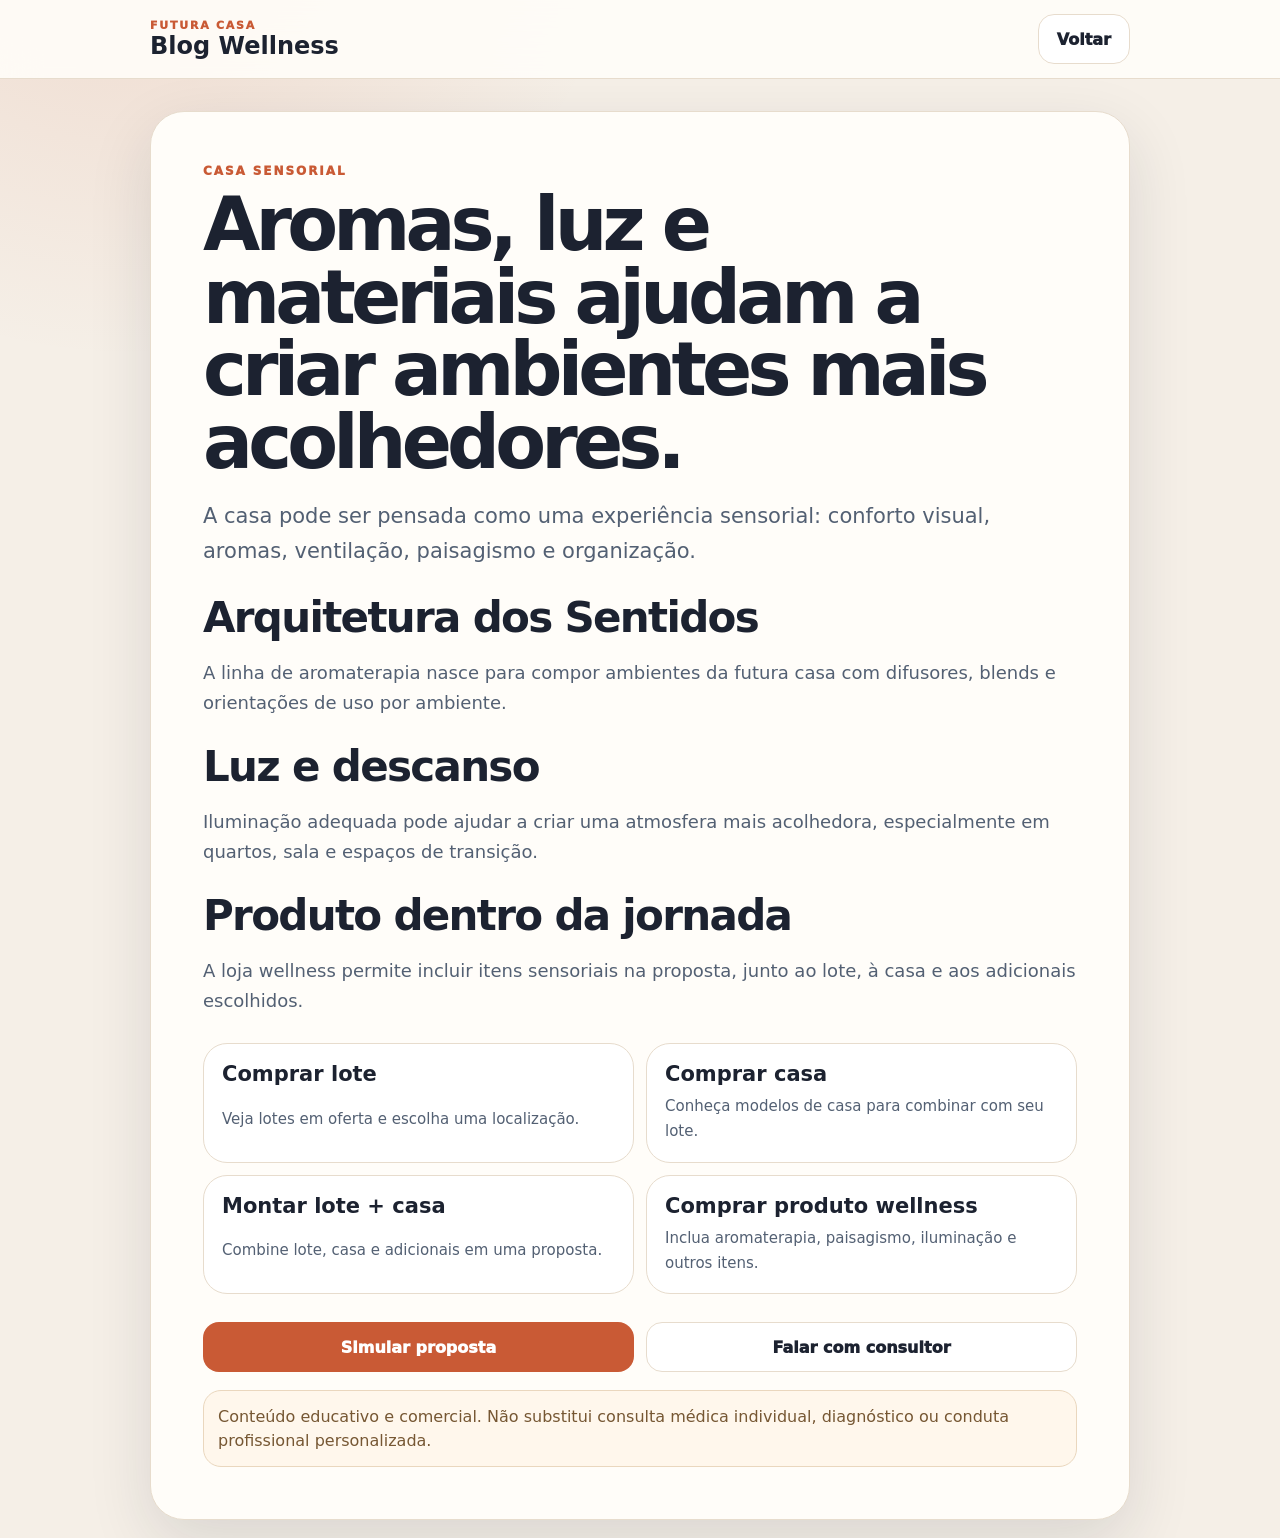
<file: blog-casa-sensorial.html>
<!doctype html>
<html lang="pt-BR">
<head><meta charset="utf-8"><meta name="viewport" content="width=device-width, initial-scale=1, viewport-fit=cover"><title>Aromas, luz e materiais ajudam a criar ambientes mais acolhedores. | Futura Casa</title><style>
:root{--bg:#f5efe7;--paper:#fffdf9;--ink:#1C2230;--muted:#536073;--line:#e7dccd;--brand:#C95A35;--brandDark:#A8431F;--tint:#FCEDE6;--green:#209F9F;--shadow:0 22px 64px rgba(28,34,48,.12)}
*{box-sizing:border-box}body{margin:0;font-family:Inter,system-ui,-apple-system,Segoe UI,Arial,sans-serif;background:radial-gradient(circle at 10% -10%,rgba(201,90,53,.16),transparent 32rem),var(--bg);color:var(--ink)}a{color:inherit;text-decoration:none}.wrap{width:min(100% - 32px,980px);margin:auto}.top{position:sticky;top:0;z-index:5;background:rgba(255,253,249,.9);backdrop-filter:blur(18px);border-bottom:1px solid var(--line)}.topin{min-height:78px;display:flex;align-items:center;justify-content:space-between;gap:14px}.brand small{display:block;color:var(--brand);font-size:11px;text-transform:uppercase;letter-spacing:.16em;font-weight:950}.brand b{font-size:24px}.btn{min-height:50px;border-radius:16px;border:0;padding:0 18px;display:inline-flex;align-items:center;justify-content:center;font-weight:950}.primary{background:var(--brand);color:#fff}.light{background:#fff;border:1px solid var(--line);color:var(--ink)}.hero{padding:32px 0 18px}.article{background:var(--paper);border:1px solid var(--line);border-radius:34px;padding:clamp(24px,5vw,52px);box-shadow:var(--shadow)}.eyebrow{font-size:12px;letter-spacing:.16em;text-transform:uppercase;color:var(--brand);font-weight:950}h1{font-size:clamp(40px,6vw,74px);line-height:.98;letter-spacing:-.065em;margin:10px 0 16px}h2{font-size:clamp(28px,4vw,42px);line-height:1.04;letter-spacing:-.04em;margin:28px 0 12px}p,li{color:var(--muted);line-height:1.65;font-size:18px}.lead{font-size:21px}.ctaGrid{display:grid;grid-template-columns:repeat(2,minmax(0,1fr));gap:12px;margin-top:28px}.cta{border:1px solid var(--line);background:#fff;border-radius:24px;padding:18px;display:grid;gap:8px}.cta b{font-size:21px}.cta p{font-size:15px;margin:0}.doctorPhoto{width:100%;max-height:380px;object-fit:cover;border-radius:26px;margin:20px 0;border:1px solid var(--line);box-shadow:0 18px 52px rgba(28,34,48,.13)}.note{background:#fff7ec;border:1px solid #ead7be;color:#765733;border-radius:18px;padding:14px;margin-top:18px;line-height:1.45}@media(max-width:720px){.ctaGrid{grid-template-columns:1fr}.article{border-radius:28px}.topin{min-height:70px}.brand b{font-size:22px}}
</style></head>
<body>
<header class="top"><div class="wrap topin"><div class="brand"><small>Futura Casa</small><b>Blog Wellness</b></div><a class="btn light" href="wellness.html">Voltar</a></div></header>
<main class="wrap hero">
  <article class="article">
    <div class="eyebrow">Casa sensorial</div>
    <h1>Aromas, luz e materiais ajudam a criar ambientes mais acolhedores.</h1>
    <p class="lead">A casa pode ser pensada como uma experiência sensorial: conforto visual, aromas, ventilação, paisagismo e organização.</p>
    
    <h2>Arquitetura dos Sentidos</h2><p>A linha de aromaterapia nasce para compor ambientes da futura casa com difusores, blends e orientações de uso por ambiente.</p><h2>Luz e descanso</h2><p>Iluminação adequada pode ajudar a criar uma atmosfera mais acolhedora, especialmente em quartos, sala e espaços de transição.</p><h2>Produto dentro da jornada</h2><p>A loja wellness permite incluir itens sensoriais na proposta, junto ao lote, à casa e aos adicionais escolhidos.</p>
    
      <div class="ctaGrid">
        <a class="cta" href="index.html#lotes"><b>Comprar lote</b><p>Veja lotes em oferta e escolha uma localização.</p></a>
        <a class="cta" href="index.html#casas"><b>Comprar casa</b><p>Conheça modelos de casa para combinar com seu lote.</p></a>
        <a class="cta" href="index.html#combos"><b>Montar lote + casa</b><p>Combine lote, casa e adicionais em uma proposta.</p></a>
        <a class="cta" href="wellness.html#loja"><b>Comprar produto wellness</b><p>Inclua aromaterapia, paisagismo, iluminação e outros itens.</p></a>
      </div>
      <div class="ctaGrid">
        <a class="btn primary" href="index.html#bandeja">Simular proposta</a>
        <a class="btn light" href="https://wa.me/?text=Quero%20falar%20com%20um%20consultor%20sobre%20Futura%20Casa">Falar com consultor</a>
      </div>
    
    <div class="note">Conteúdo educativo e comercial. Não substitui consulta médica individual, diagnóstico ou conduta profissional personalizada.</div>
  </article>
</main>
</body></html>
</file>
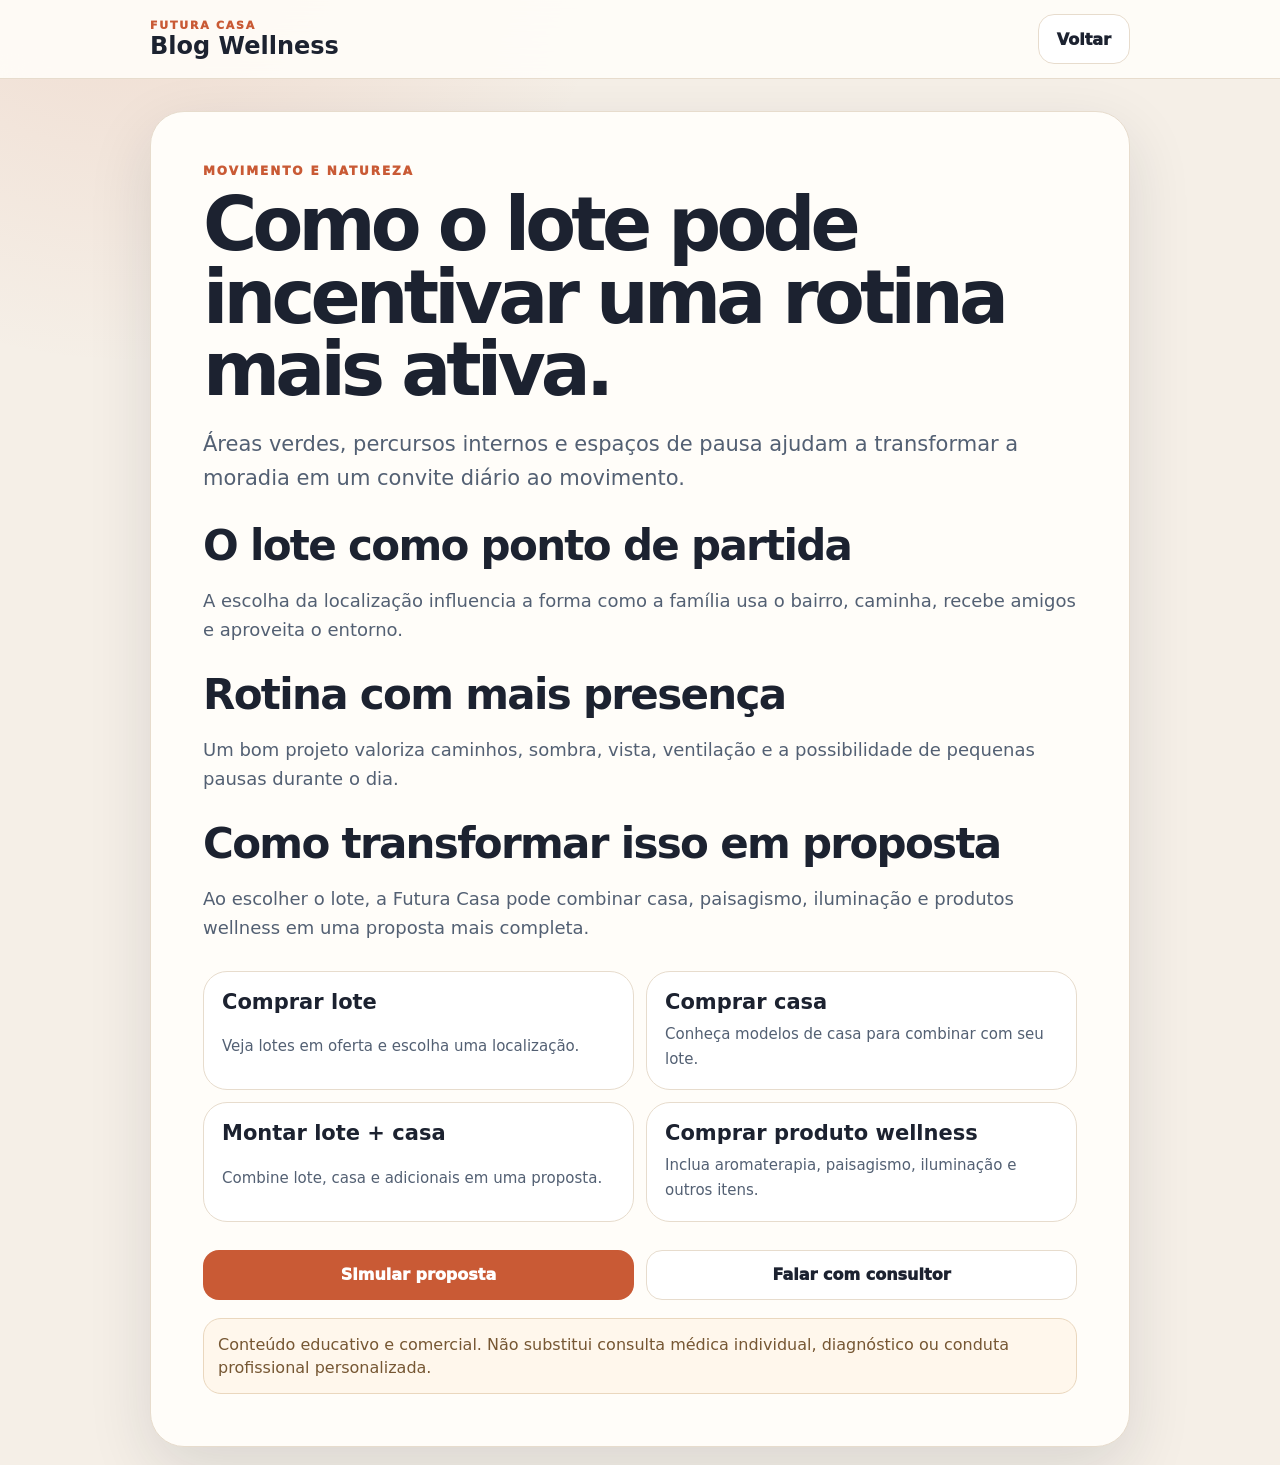
<file: blog-movimento-natureza.html>
<!doctype html>
<html lang="pt-BR">
<head><meta charset="utf-8"><meta name="viewport" content="width=device-width, initial-scale=1, viewport-fit=cover"><title>Como o lote pode incentivar uma rotina mais ativa. | Futura Casa</title><style>
:root{--bg:#f5efe7;--paper:#fffdf9;--ink:#1C2230;--muted:#536073;--line:#e7dccd;--brand:#C95A35;--brandDark:#A8431F;--tint:#FCEDE6;--green:#209F9F;--shadow:0 22px 64px rgba(28,34,48,.12)}
*{box-sizing:border-box}body{margin:0;font-family:Inter,system-ui,-apple-system,Segoe UI,Arial,sans-serif;background:radial-gradient(circle at 10% -10%,rgba(201,90,53,.16),transparent 32rem),var(--bg);color:var(--ink)}a{color:inherit;text-decoration:none}.wrap{width:min(100% - 32px,980px);margin:auto}.top{position:sticky;top:0;z-index:5;background:rgba(255,253,249,.9);backdrop-filter:blur(18px);border-bottom:1px solid var(--line)}.topin{min-height:78px;display:flex;align-items:center;justify-content:space-between;gap:14px}.brand small{display:block;color:var(--brand);font-size:11px;text-transform:uppercase;letter-spacing:.16em;font-weight:950}.brand b{font-size:24px}.btn{min-height:50px;border-radius:16px;border:0;padding:0 18px;display:inline-flex;align-items:center;justify-content:center;font-weight:950}.primary{background:var(--brand);color:#fff}.light{background:#fff;border:1px solid var(--line);color:var(--ink)}.hero{padding:32px 0 18px}.article{background:var(--paper);border:1px solid var(--line);border-radius:34px;padding:clamp(24px,5vw,52px);box-shadow:var(--shadow)}.eyebrow{font-size:12px;letter-spacing:.16em;text-transform:uppercase;color:var(--brand);font-weight:950}h1{font-size:clamp(40px,6vw,74px);line-height:.98;letter-spacing:-.065em;margin:10px 0 16px}h2{font-size:clamp(28px,4vw,42px);line-height:1.04;letter-spacing:-.04em;margin:28px 0 12px}p,li{color:var(--muted);line-height:1.65;font-size:18px}.lead{font-size:21px}.ctaGrid{display:grid;grid-template-columns:repeat(2,minmax(0,1fr));gap:12px;margin-top:28px}.cta{border:1px solid var(--line);background:#fff;border-radius:24px;padding:18px;display:grid;gap:8px}.cta b{font-size:21px}.cta p{font-size:15px;margin:0}.doctorPhoto{width:100%;max-height:380px;object-fit:cover;border-radius:26px;margin:20px 0;border:1px solid var(--line);box-shadow:0 18px 52px rgba(28,34,48,.13)}.note{background:#fff7ec;border:1px solid #ead7be;color:#765733;border-radius:18px;padding:14px;margin-top:18px;line-height:1.45}@media(max-width:720px){.ctaGrid{grid-template-columns:1fr}.article{border-radius:28px}.topin{min-height:70px}.brand b{font-size:22px}}
</style></head>
<body>
<header class="top"><div class="wrap topin"><div class="brand"><small>Futura Casa</small><b>Blog Wellness</b></div><a class="btn light" href="wellness.html">Voltar</a></div></header>
<main class="wrap hero">
  <article class="article">
    <div class="eyebrow">Movimento e natureza</div>
    <h1>Como o lote pode incentivar uma rotina mais ativa.</h1>
    <p class="lead">Áreas verdes, percursos internos e espaços de pausa ajudam a transformar a moradia em um convite diário ao movimento.</p>
    
    <h2>O lote como ponto de partida</h2><p>A escolha da localização influencia a forma como a família usa o bairro, caminha, recebe amigos e aproveita o entorno.</p><h2>Rotina com mais presença</h2><p>Um bom projeto valoriza caminhos, sombra, vista, ventilação e a possibilidade de pequenas pausas durante o dia.</p><h2>Como transformar isso em proposta</h2><p>Ao escolher o lote, a Futura Casa pode combinar casa, paisagismo, iluminação e produtos wellness em uma proposta mais completa.</p>
    
      <div class="ctaGrid">
        <a class="cta" href="index.html#lotes"><b>Comprar lote</b><p>Veja lotes em oferta e escolha uma localização.</p></a>
        <a class="cta" href="index.html#casas"><b>Comprar casa</b><p>Conheça modelos de casa para combinar com seu lote.</p></a>
        <a class="cta" href="index.html#combos"><b>Montar lote + casa</b><p>Combine lote, casa e adicionais em uma proposta.</p></a>
        <a class="cta" href="wellness.html#loja"><b>Comprar produto wellness</b><p>Inclua aromaterapia, paisagismo, iluminação e outros itens.</p></a>
      </div>
      <div class="ctaGrid">
        <a class="btn primary" href="index.html#bandeja">Simular proposta</a>
        <a class="btn light" href="https://wa.me/?text=Quero%20falar%20com%20um%20consultor%20sobre%20Futura%20Casa">Falar com consultor</a>
      </div>
    
    <div class="note">Conteúdo educativo e comercial. Não substitui consulta médica individual, diagnóstico ou conduta profissional personalizada.</div>
  </article>
</main>
</body></html>
</file>
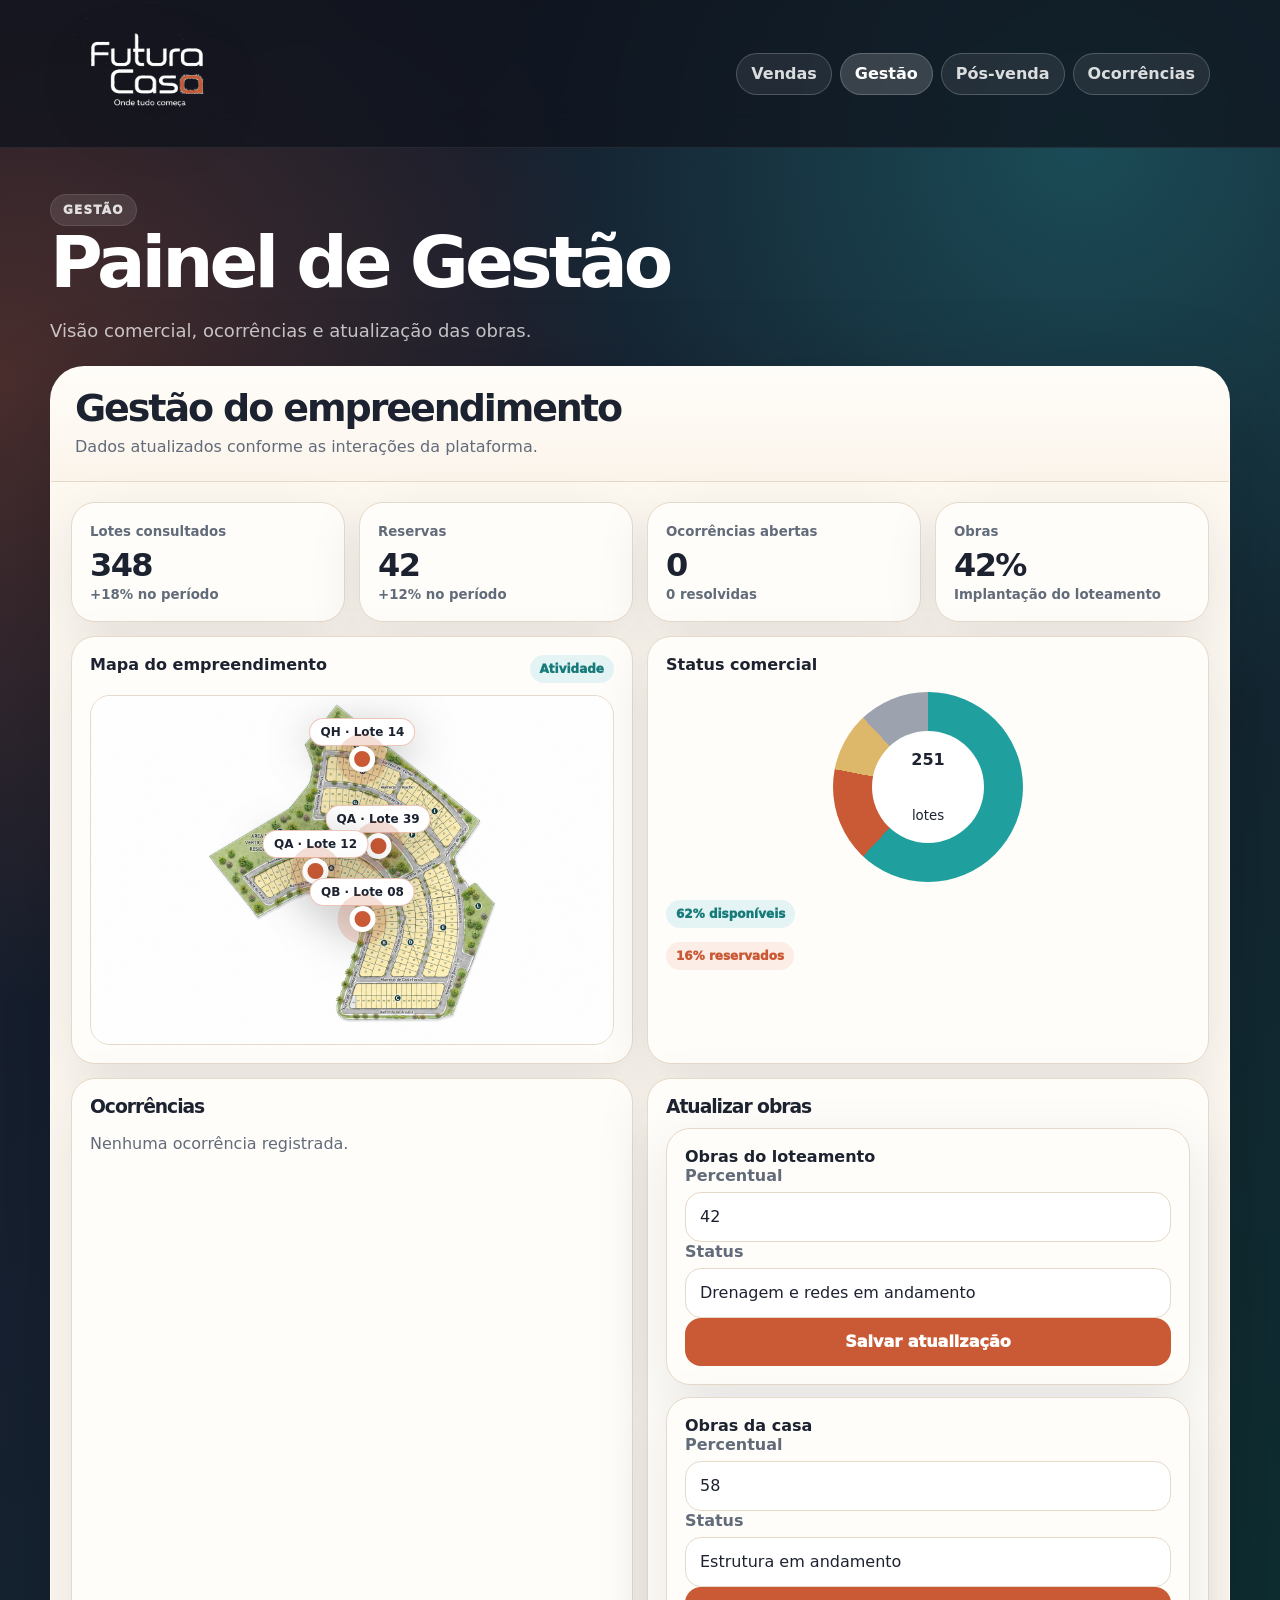
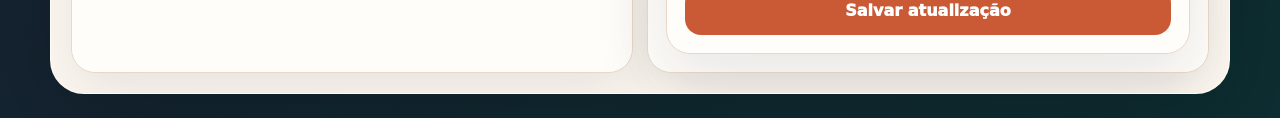
<file: gestao.html>
<!doctype html>
<html lang="pt-BR">
<head>
<meta charset="utf-8">
<meta name="viewport" content="width=device-width, initial-scale=1, viewport-fit=cover">
<meta name="theme-color" content="#10141d">
<title>Futura Casa Pro | Gestão</title>
<link rel="stylesheet" href="styles.css">
<script src="data.js" defer></script>
<script src="app.js" defer></script>
</head>
<body class="appDark">
<header class="top">
  <div class="top-inner">
    <a class="logo" href="index.html"><img src="assets/futura-casa-logo-v1-1.webp" alt="Futura Casa Pro"><span class="sub">Compra guiada</span></a>
    <nav class="nav">
      <a class="" href="index.html">Vendas</a>
      <a class="active" href="gestao.html">Gestão</a>
      <a class="" href="pos-venda.html">Pós-venda</a>
      <a class="" href="ocorrencias.html">Ocorrências</a>
    </nav>
  </div>
</header>
<main>

<section class="page">
  <div class="page-inner">
    <div class="page-title"><span class="badge">Gestão</span><h1>Painel de Gestão</h1><p>Visão comercial, ocorrências e atualização das obras.</p></div>
    <div class="panel"><div class="panel-head"><h2>Gestão do empreendimento</h2><p>Dados atualizados conforme as interações da plataforma.</p></div><div class="panel-body" id="gestaoApp"></div></div>
  </div>
</section>

</main>
<div id="toast" class="toast"></div>
<div id="modal" class="modal"></div>
</body>
</html>
</file>
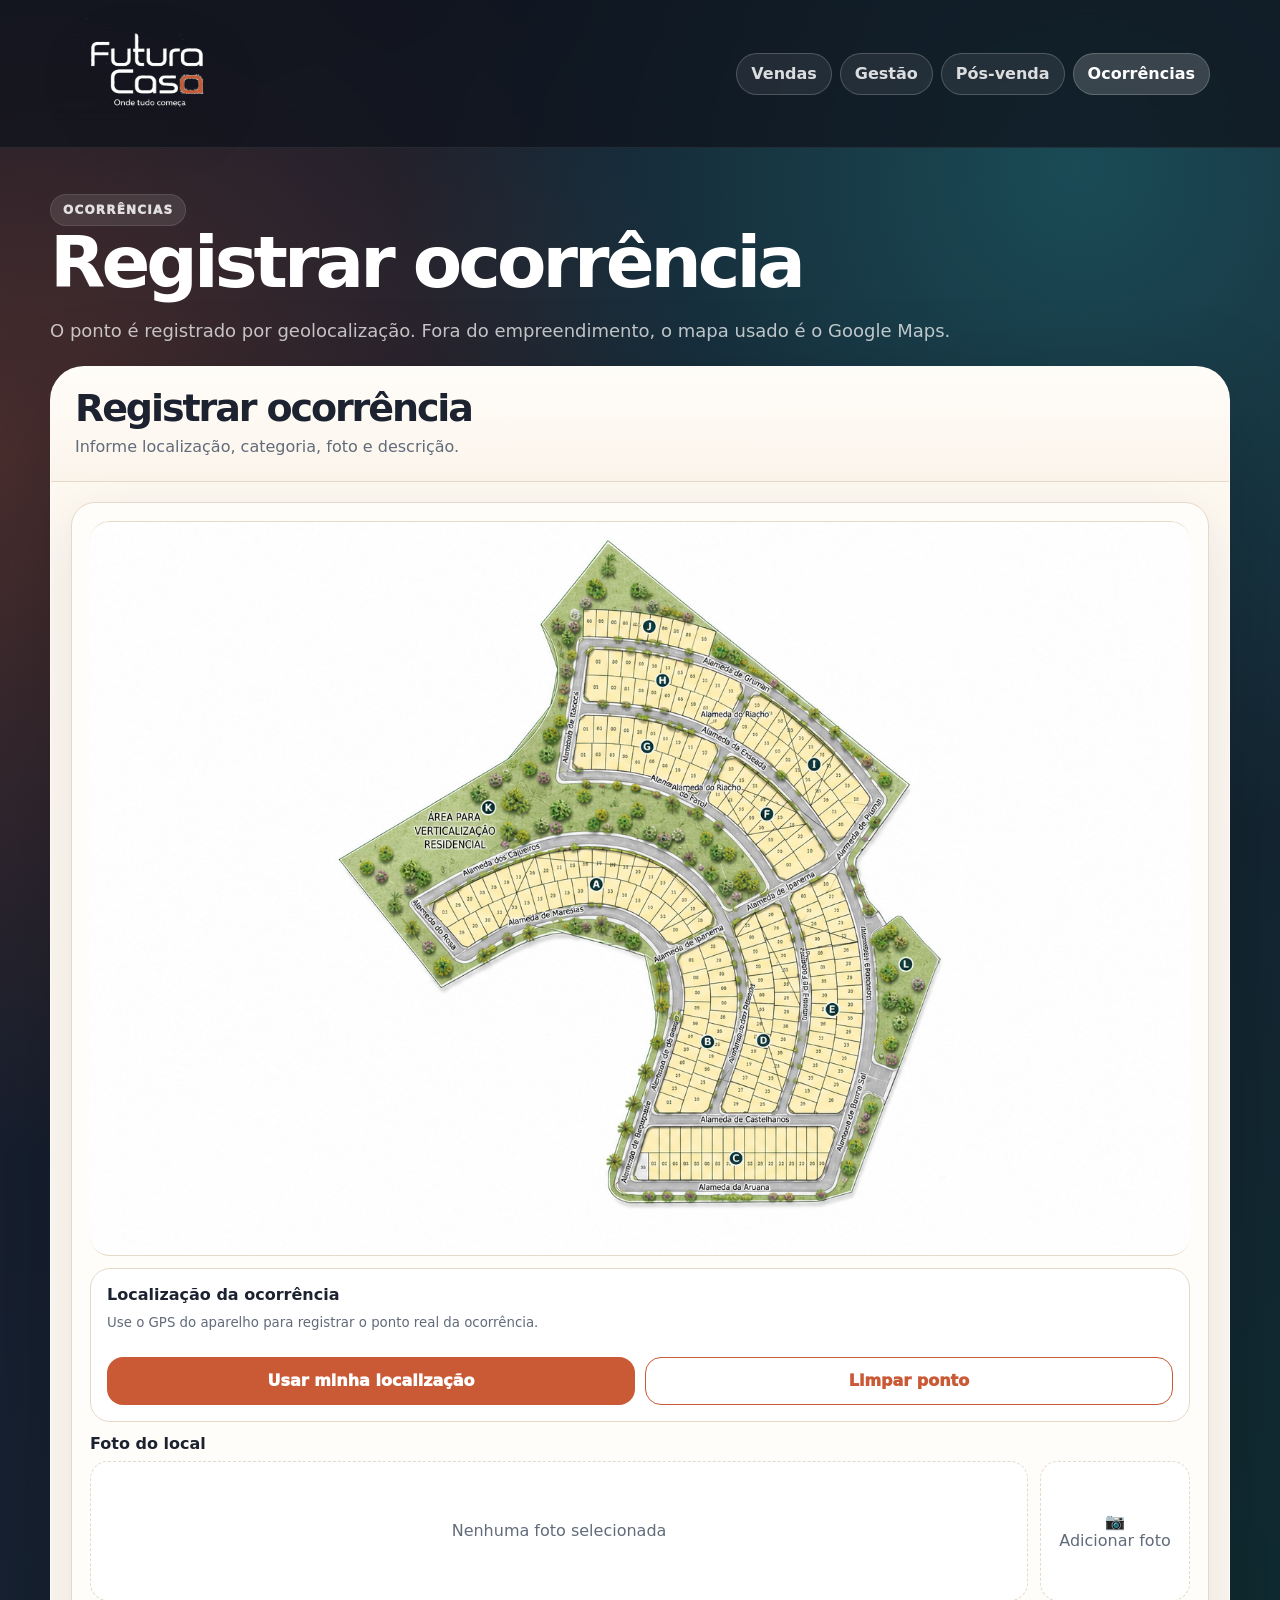
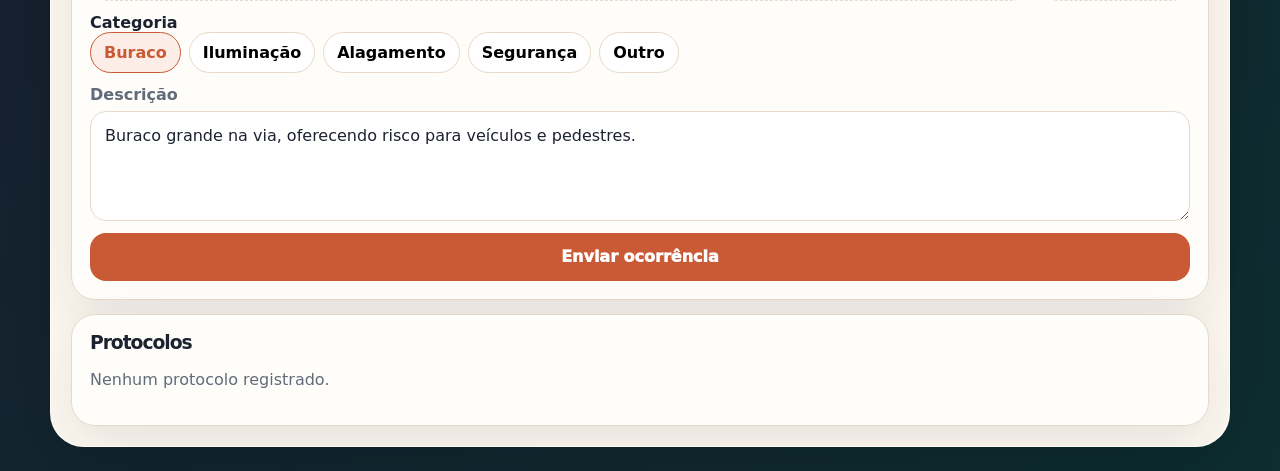
<file: ocorrencias.html>
<!doctype html>
<html lang="pt-BR">
<head>
<meta charset="utf-8">
<meta name="viewport" content="width=device-width, initial-scale=1, viewport-fit=cover">
<meta name="theme-color" content="#10141d">
<title>Futura Casa Pro | Ocorrências</title>
<link rel="stylesheet" href="styles.css">
<script src="data.js" defer></script>
<script src="app.js" defer></script>
</head>
<body class="appDark">
<header class="top">
  <div class="top-inner">
    <a class="logo" href="index.html"><img src="assets/futura-casa-logo-v1-1.webp" alt="Futura Casa Pro"><span class="sub">Compra guiada</span></a>
    <nav class="nav">
      <a class="" href="index.html">Vendas</a>
      <a class="" href="gestao.html">Gestão</a>
      <a class="" href="pos-venda.html">Pós-venda</a>
      <a class="active" href="ocorrencias.html">Ocorrências</a>
    </nav>
  </div>
</header>
<main>

<section class="page">
  <div class="page-inner">
    <div class="page-title"><span class="badge">Ocorrências</span><h1>Registrar ocorrência</h1><p>O ponto é registrado por geolocalização. Fora do empreendimento, o mapa usado é o Google Maps.</p></div>
    <div class="panel"><div class="panel-head"><h2>Registrar ocorrência</h2><p>Informe localização, categoria, foto e descrição.</p></div><div class="panel-body" id="occApp"></div></div>
  </div>
</section>

</main>
<div id="toast" class="toast"></div>
<div id="modal" class="modal"></div>
</body>
</html>
</file>
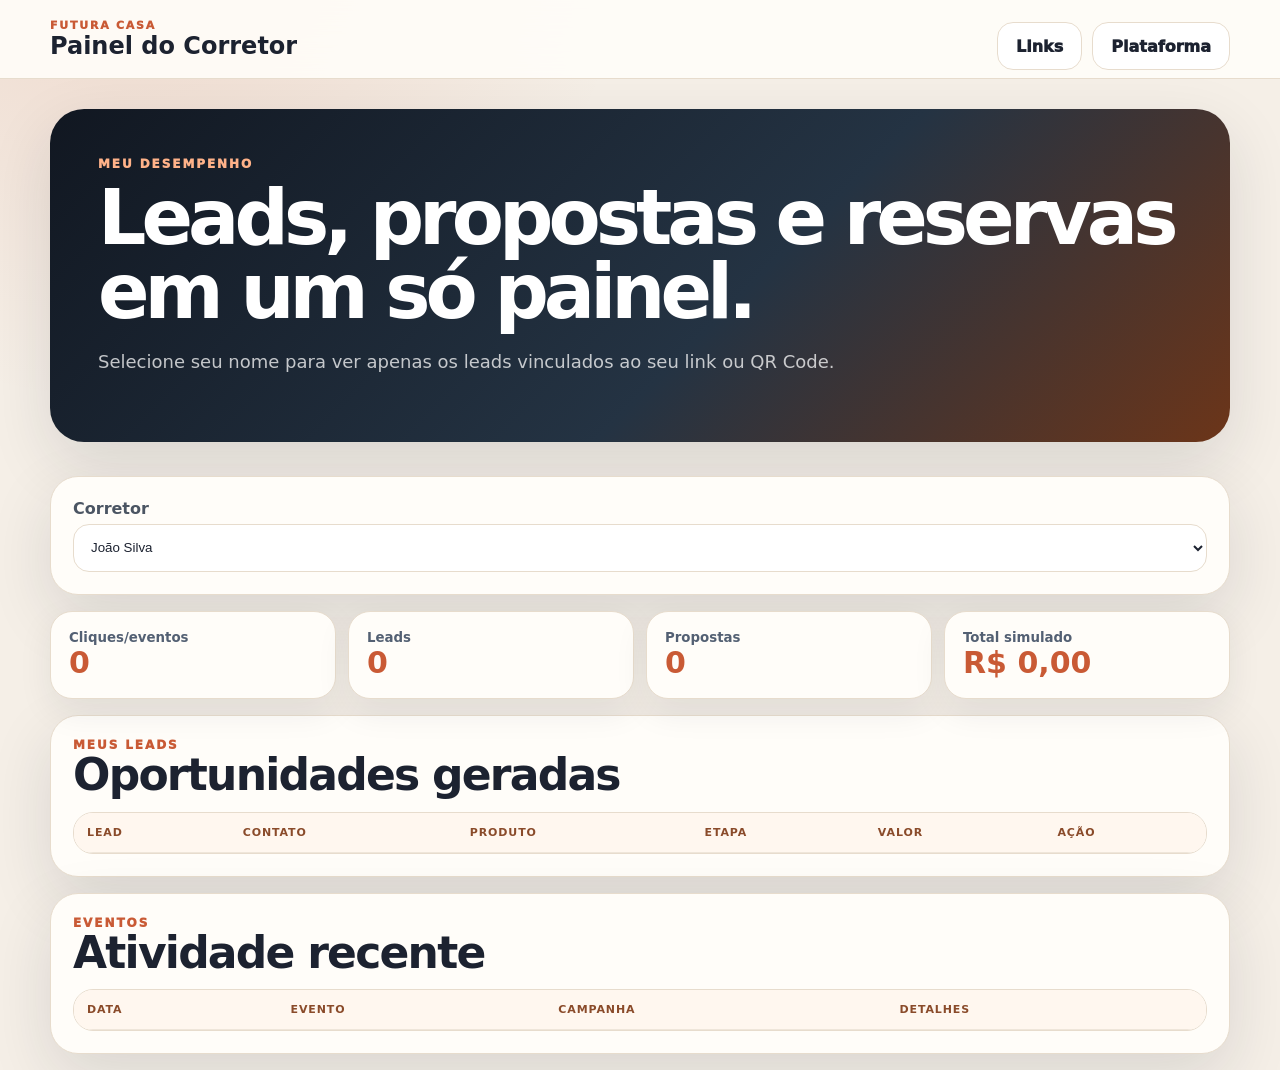
<file: painel-corretor.html>
<!doctype html>
<html lang="pt-BR">
<head><meta charset="utf-8"><meta name="viewport" content="width=device-width, initial-scale=1, viewport-fit=cover"><title>Futura Casa | Painel do Corretor</title><style>
:root{--bg:#f5efe7;--paper:#fffdf9;--ink:#1C2230;--muted:#536073;--line:#e7dccd;--brand:#C95A35;--brandDark:#A8431F;--tint:#FCEDE6;--shadow:0 22px 64px rgba(28,34,48,.12)}
*{box-sizing:border-box}body{margin:0;font-family:Inter,system-ui,-apple-system,Segoe UI,Arial,sans-serif;background:radial-gradient(circle at 10% -10%,rgba(201,90,53,.16),transparent 32rem),var(--bg);color:var(--ink)}a{color:inherit;text-decoration:none}.wrap{width:min(100% - 32px,1180px);margin:auto}.top{position:sticky;top:0;z-index:10;background:rgba(255,253,249,.9);backdrop-filter:blur(18px);border-bottom:1px solid var(--line)}.topin{min-height:78px;display:flex;align-items:center;justify-content:space-between;gap:14px}.brand small{display:block;color:var(--brand);font-size:11px;text-transform:uppercase;letter-spacing:.16em;font-weight:950}.brand b{font-size:24px}.btn{min-height:48px;border-radius:16px;border:0;padding:0 18px;display:inline-flex;align-items:center;justify-content:center;font-weight:950;cursor:pointer}.primary{background:var(--brand);color:#fff}.light{background:#fff;border:1px solid var(--line);color:var(--ink)}.dark{background:var(--ink);color:#fff}.hero{padding:30px 0 18px}.heroCard{background:linear-gradient(135deg,#111721,#243343 58%,#6c3519);color:#fff;border-radius:34px;padding:clamp(24px,5vw,48px);box-shadow:var(--shadow)}.eyebrow{font-size:12px;letter-spacing:.16em;text-transform:uppercase;color:var(--brand);font-weight:950}.heroCard .eyebrow{color:#ffb289}h1{font-size:clamp(40px,6vw,76px);line-height:.98;letter-spacing:-.065em;margin:10px 0 14px}h2{font-size:clamp(28px,4vw,44px);line-height:1.04;letter-spacing:-.04em;margin:0 0 10px}h3{font-size:24px;line-height:1.08;letter-spacing:-.03em;margin:0 0 8px}p{color:var(--muted);line-height:1.55;font-size:18px}.heroCard p{color:rgba(255,255,255,.74)}.grid{display:grid;grid-template-columns:repeat(3,minmax(0,1fr));gap:16px}.grid2{display:grid;grid-template-columns:1fr 1fr;gap:16px}.panel,.card{background:var(--paper);border:1px solid var(--line);border-radius:28px;padding:22px;box-shadow:var(--shadow);margin:16px 0}.card{margin:0}.field{display:grid;gap:6px}.field label{font-weight:900;color:#4b5563}.field input,.field select,.field textarea{border:1px solid var(--line);border-radius:16px;background:#fff;min-height:48px;padding:0 13px;color:var(--ink);outline:0}.field textarea{min-height:96px;padding:12px 13px}.actions{display:flex;gap:10px;flex-wrap:wrap;margin-top:14px}.kpis{display:grid;grid-template-columns:repeat(4,minmax(0,1fr));gap:12px}.kpi{background:var(--paper);border:1px solid var(--line);border-radius:22px;padding:18px;box-shadow:0 12px 34px rgba(28,34,48,.08)}.kpi small{display:block;color:var(--muted);font-weight:850}.kpi b{font-size:30px;color:var(--brand)}.tableWrap{overflow:auto;border:1px solid var(--line);border-radius:20px;background:#fff;margin-top:14px}table{width:100%;border-collapse:collapse;min-width:880px}th,td{text-align:left;border-bottom:1px solid #efe6da;padding:13px;font-size:14px}th{background:#fff7ef;color:#8a4b2a;text-transform:uppercase;letter-spacing:.08em;font-size:11px}tr:last-child td{border-bottom:0}.tag{display:inline-flex;border-radius:999px;padding:6px 10px;background:#fff1e8;color:var(--brand);font-weight:900;font-size:12px}.linkBox{word-break:break-all;background:#fff7ef;border:1px solid #ead7be;border-radius:18px;padding:14px;font-size:14px;color:#765733}.qr{width:164px;height:164px;border-radius:20px;background:#fff;border:1px solid var(--line);display:grid;place-items:center;overflow:hidden}.qr img{width:100%;height:100%}@media(max-width:900px){.grid,.grid2,.kpis{grid-template-columns:1fr}.topin{display:grid;padding:16px 0}.heroCard{padding:24px}}
</style></head>
<body>
<header class="top"><div class="wrap topin"><div class="brand"><small>Futura Casa</small><b>Painel do Corretor</b></div><nav class="actions"><a class="btn light" href="corretores.html">Links</a><a class="btn light" href="index.html">Plataforma</a></nav></div></header>
<main class="wrap">
<section class="hero"><div class="heroCard"><div class="eyebrow">Meu desempenho</div><h1>Leads, propostas e reservas em um só painel.</h1><p>Selecione seu nome para ver apenas os leads vinculados ao seu link ou QR Code.</p></div></section>
<section class="panel"><div class="field"><label>Corretor</label><select id="broker"></select></div></section>
<section class="kpis">
 <article class="kpi"><small>Cliques/eventos</small><b id="kEvents">0</b></article>
 <article class="kpi"><small>Leads</small><b id="kLeads">0</b></article>
 <article class="kpi"><small>Propostas</small><b id="kProps">0</b></article>
 <article class="kpi"><small>Total simulado</small><b id="kTotal">R$ 0</b></article>
</section>
<section class="panel"><div class="eyebrow">Meus leads</div><h2>Oportunidades geradas</h2><div class="tableWrap"><table><thead><tr><th>Lead</th><th>Contato</th><th>Produto</th><th>Etapa</th><th>Valor</th><th>Ação</th></tr></thead><tbody id="leadsTable"></tbody></table></div></section>
<section class="panel"><div class="eyebrow">Eventos</div><h2>Atividade recente</h2><div class="tableWrap"><table><thead><tr><th>Data</th><th>Evento</th><th>Campanha</th><th>Detalhes</th></tr></thead><tbody id="eventsTable"></tbody></table></div></section>
</main>
<script>
const K={brokers:'fc_partner_brokers_v13',leads:'fc_partner_leads_v13',events:'fc_partner_events_v13',proposals:'fc_partner_proposals_v13'};
const DEF=[
  {id:'brk-joao', slug:'joao-silva', name:'João Silva', phone:'5534999990001', creci:'CRECI 00001', status:'ativo', team:'Equipe Solaris'},
  {id:'brk-ana', slug:'ana-costa', name:'Ana Costa', phone:'5534999990002', creci:'CRECI 00002', status:'ativo', team:'Equipe Parque'},
  {id:'brk-pedro', slug:'pedro-lima', name:'Pedro Lima', phone:'5534999990003', creci:'CRECI 00003', status:'ativo', team:'Equipe Premium'}
];
const brl=v=>new Intl.NumberFormat('pt-BR',{style:'currency',currency:'BRL'}).format(Number(v||0));
const read=(k,f=[])=>{try{return JSON.parse(localStorage.getItem(k)||JSON.stringify(f))}catch(e){return f}};
function brokers(){let b=read(K.brokers,[]); if(!b.length){b=DEF;localStorage.setItem(K.brokers,JSON.stringify(b))} return b}
function fill(){document.getElementById('broker').innerHTML=brokers().map(b=>`<option value="${b.id}">${b.name}</option>`).join('')}
function render(){
 const id=document.getElementById('broker').value;
 const leads=read(K.leads,[]).filter(l=>l.assignedBrokerId===id || l.firstBrokerId===id || l.lastBrokerId===id);
 const events=read(K.events,[]).filter(e=>e.brokerId===id);
 const props=read(K.proposals,[]).filter(p=>p.brokerId===id);
 document.getElementById('kEvents').textContent=events.length;
 document.getElementById('kLeads').textContent=leads.length;
 document.getElementById('kProps').textContent=props.length;
 document.getElementById('kTotal').textContent=brl(props.reduce((s,p)=>s+Number(p.total||0),0));
 document.getElementById('leadsTable').innerHTML=leads.map(l=>`<tr><td><b>${l.name||'Lead sem nome'}</b><br><small>${l.createdAt?new Date(l.createdAt).toLocaleString('pt-BR'):''}</small></td><td>${l.phone||'-'}<br>${l.email||''}</td><td>${l.lotName||'-'}<br>${l.homeName||''}</td><td><span class="tag">${l.stage||'-'}</span></td><td>${brl(l.total)}</td><td><a class="btn primary" href="https://wa.me/${String(l.phone||'').replace(/\D/g,'')}?text=${encodeURIComponent('Olá, recebi sua simulação Futura Casa e posso te ajudar com os próximos passos.')}">WhatsApp</a></td></tr>`).join('');
 document.getElementById('eventsTable').innerHTML=events.slice(-60).reverse().map(e=>`<tr><td>${new Date(e.createdAt).toLocaleString('pt-BR')}</td><td>${e.event}</td><td>${e.campaign||'-'}</td><td><code>${JSON.stringify(e.metadata||{}).slice(0,120)}</code></td></tr>`).join('');
}
fill(); document.getElementById('broker').onchange=render; render();
</script>
</body></html>
</file>
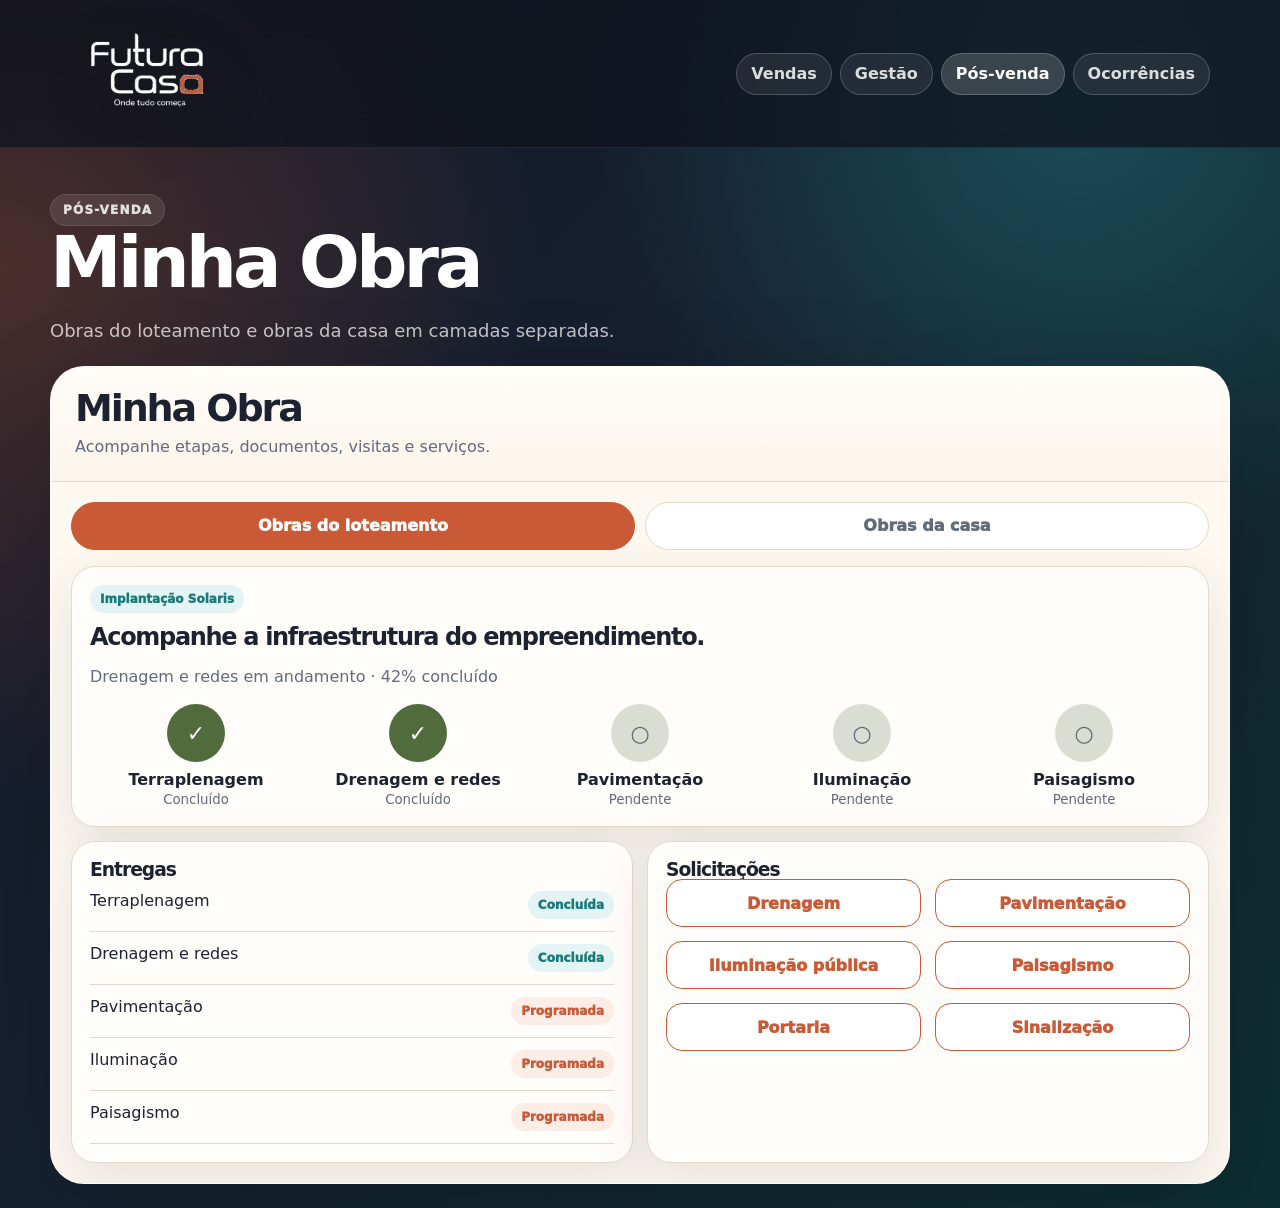
<file: pos-venda.html>
<!doctype html>
<html lang="pt-BR">
<head>
<meta charset="utf-8">
<meta name="viewport" content="width=device-width, initial-scale=1, viewport-fit=cover">
<meta name="theme-color" content="#10141d">
<title>Futura Casa Pro | Pós-venda</title>
<link rel="stylesheet" href="styles.css">
<script src="data.js" defer></script>
<script src="app.js" defer></script>
</head>
<body class="appDark">
<header class="top">
  <div class="top-inner">
    <a class="logo" href="index.html"><img src="assets/futura-casa-logo-v1-1.webp" alt="Futura Casa Pro"><span class="sub">Compra guiada</span></a>
    <nav class="nav">
      <a class="" href="index.html">Vendas</a>
      <a class="" href="gestao.html">Gestão</a>
      <a class="active" href="pos-venda.html">Pós-venda</a>
      <a class="" href="ocorrencias.html">Ocorrências</a>
    </nav>
  </div>
</header>
<main>

<section class="page">
  <div class="page-inner">
    <div class="page-title"><span class="badge">Pós-venda</span><h1>Minha Obra</h1><p>Obras do loteamento e obras da casa em camadas separadas.</p></div>
    <div class="panel"><div class="panel-head"><h2>Minha Obra</h2><p>Acompanhe etapas, documentos, visitas e serviços.</p></div><div class="panel-body" id="posApp"></div></div>
  </div>
</section>

</main>
<div id="toast" class="toast"></div>
<div id="modal" class="modal"></div>
</body>
</html>
</file>
<file: styles.css>
:root{
  --brand:#C95A35;
  --brand-dark:#A8431F;
  --brand-tint:#FCEDE6;
  --solaris:#209F9F;
  --solaris-dark:#187B7B;
  --solaris-tint:#E4F4F4;
  --ink:#1C2230;
  --dark:#10141d;
  --muted:#626B7A;
  --cream:#F5EFE7;
  --paper:#FFFDF9;
  --paper-2:#FBF4EB;
  --line:#E7D9C9;
  --green:#506B3C;
  --ok:#4E733E;
  --warn:#E18722;
  --shadow:0 18px 54px rgba(28,34,48,.10);
  --r:24px;
  font-family:Inter,ui-sans-serif,system-ui,-apple-system,BlinkMacSystemFont,"Segoe UI",sans-serif;
}
*{box-sizing:border-box}
html{scroll-behavior:smooth}
body{margin:0;background:var(--cream);color:var(--ink);overflow-x:hidden}
body.appDark{
  background:
    radial-gradient(circle at 84% 8%,rgba(32,159,159,.34),transparent 31%),
    radial-gradient(circle at 0% 22%,rgba(201,90,53,.30),transparent 34%),
    linear-gradient(135deg,#121827 0%,#172131 45%,#0d2f32 100%);
}
a{text-decoration:none;color:inherit}
button,input,select,textarea{font:inherit}
button{cursor:pointer}
img{max-width:100%}
h1,h2,h3{letter-spacing:-.055em;line-height:1.02;margin:0}
p{line-height:1.45}
.shell{width:min(1180px,100%);margin:0 auto;padding:20px}
.top{
  position:sticky;top:0;z-index:40;
  background:rgba(16,20,29,.74);
  backdrop-filter:blur(18px);
  border-bottom:1px solid rgba(255,255,255,.08);
}
.top-inner{width:min(1180px,100%);margin:0 auto;padding:14px 20px;display:grid;grid-template-columns:auto 1fr;gap:18px;align-items:center}
.logo{display:flex;align-items:center;gap:12px;min-width:0}
.logo img{width:158px;height:auto;display:block;object-fit:contain;filter:drop-shadow(0 18px 34px rgba(0,0,0,.24))}
.logo .sub{display:none;color:rgba(255,255,255,.64);font-weight:800;font-size:13px}
.nav{display:flex;justify-content:flex-end;align-items:center;gap:8px;flex-wrap:wrap}
.nav a,.nav button{
  min-height:42px;display:inline-flex;align-items:center;justify-content:center;
  border:1px solid rgba(255,255,255,.20);background:rgba(255,255,255,.08);
  color:rgba(255,255,255,.84);border-radius:999px;padding:0 14px;font-weight:900;white-space:nowrap;
}
.nav a.active{background:rgba(255,255,255,.17);color:#fff}
.hero{min-height:calc(100dvh - 72px);display:grid;grid-template-columns:.88fr 1.12fr;gap:20px;align-items:center}
.hero-copy{color:#fff;display:grid;gap:18px;align-content:center}
.badge{display:inline-flex;align-items:center;width:max-content;border-radius:999px;background:rgba(255,255,255,.10);border:1px solid rgba(255,255,255,.10);color:rgba(255,255,255,.84);padding:8px 12px;font-weight:950;text-transform:uppercase;letter-spacing:.10em;font-size:12px}
.hero h1{font-size:clamp(46px,7vw,88px);color:#fff}
.hero p{font-size:19px;color:rgba(255,255,255,.72);margin:0}
.benefits{display:grid;gap:14px;margin-top:4px}
.benefit{display:flex;align-items:flex-start;gap:14px;color:#fff}
.benefit i{width:58px;height:58px;border-radius:50%;border:2px solid rgba(32,159,159,.78);display:grid;place-items:center;font-style:normal;font-size:23px;flex:0 0 auto}
.benefit:nth-child(2) i{border-color:rgba(201,90,53,.78)}
.benefit b{display:block;font-size:18px}.benefit small{display:block;color:rgba(255,255,255,.64);margin-top:2px}
.phone{background:#FDF8F0;border:1px solid rgba(255,255,255,.24);border-radius:38px;box-shadow:0 30px 100px rgba(0,0,0,.28);overflow:hidden;color:var(--ink)}
.phone-head{display:flex;align-items:center;justify-content:space-between;gap:12px;padding:20px 20px 12px}
.phone-title{display:flex;align-items:center;gap:10px;font-weight:950;font-size:22px;letter-spacing:-.04em}
.phone-title img{width:34px;height:auto}.bell{width:42px;height:42px;border:1px solid var(--line);border-radius:50%;background:#fff;display:grid;place-items:center}
.section-head{padding:0 20px 16px}.section-head h2{font-size:28px}.section-head p{margin:6px 0 0;color:var(--muted)}
.route-grid{display:grid;grid-template-columns:repeat(3,1fr);gap:10px;padding:0 20px 16px}
.route-btn{border:1px solid var(--line);background:#fff;border-radius:18px;min-height:108px;padding:12px 8px;display:grid;place-items:center;text-align:center;gap:6px;color:var(--ink)}
.route-btn.active{border-color:var(--brand);box-shadow:0 12px 30px rgba(201,90,53,.14)}
.route-btn i{font-size:22px;font-style:normal;color:var(--solaris)}.route-btn b{font-size:14px;line-height:1.12}
.map-box{position:relative;background:#fff;border-top:1px solid var(--line);border-bottom:1px solid var(--line);min-height:285px;overflow:hidden}
.map-box img{width:100%;height:100%;min-height:285px;object-fit:cover;display:block}
.map-marker{position:absolute;left:var(--x);top:var(--y);transform:translate(-50%,-100%);display:grid;justify-items:center;filter:drop-shadow(0 10px 22px rgba(0,0,0,.25));z-index:3}
.map-marker b{background:#fff;border:1px solid rgba(201,90,53,.34);border-radius:999px;padding:6px 10px;font-size:12px;white-space:nowrap}
.map-marker i{display:block;width:26px;height:26px;border-radius:50%;background:var(--brand);border:5px solid #fff;box-shadow:0 0 0 12px rgba(201,90,53,.20)}
.map-tools{position:absolute;right:12px;bottom:12px;display:grid;gap:8px;z-index:4}.map-tools button{width:44px;height:44px;border-radius:50%;background:#fff;border:1px solid var(--line);font-weight:950}
.card{background:var(--paper);border:1px solid var(--line);border-radius:var(--r);box-shadow:var(--shadow)}
.card-pad{padding:18px}
.lot-card{margin:16px;padding:18px;background:#fff;border:1px solid var(--line);border-radius:24px;box-shadow:var(--shadow)}
.lot-card h3{font-size:24px;margin:10px 0 10px}
.pill{display:inline-flex;width:max-content;border-radius:999px;background:var(--solaris-tint);color:var(--solaris-dark);padding:7px 10px;font-size:12px;font-weight:950}
.pill.brand{background:var(--brand-tint);color:var(--brand)}
.pill.gray{background:#ECEFF2;color:var(--muted)}
.info-grid{display:grid;grid-template-columns:repeat(2,minmax(0,1fr));gap:10px;margin-top:12px}
.info{border-top:1px solid var(--line);padding-top:10px}.info small{display:block;color:var(--muted);font-weight:850}.info b{display:block;margin-top:3px}
.actions{display:grid;gap:10px;margin-top:14px}
.actions.two{grid-template-columns:repeat(2,minmax(0,1fr))}
.btn{
  border-radius:16px;min-height:48px;border:0;padding:0 18px;display:inline-flex;align-items:center;justify-content:center;gap:8px;font-weight:950;text-align:center;
}
.btn.primary{background:var(--brand);color:#fff}
.btn.secondary{background:#fff;color:var(--brand);border:1.5px solid var(--brand)}
.btn.ghost{background:transparent;color:var(--brand);border:0}
.btn.solaris{background:var(--solaris);color:#fff}
.btn.full{width:100%}
.tabs{display:grid;grid-template-columns:repeat(5,1fr);gap:4px;padding:10px 16px 16px;background:#FDF8F0;border-top:1px solid var(--line)}
.tabs a,.tabs button{border:0;background:transparent;display:grid;gap:3px;place-items:center;color:var(--muted);font-size:11px;font-weight:850}.tabs .active{color:var(--solaris-dark)}
.tabs .plus i{width:42px;height:42px;border-radius:50%;display:grid;place-items:center;background:var(--solaris);color:#fff;margin-top:-18px}
.page{min-height:calc(100dvh - 70px);padding:24px 20px}
.page-inner{width:min(1180px,100%);margin:0 auto}
.page-title{color:#fff;margin:22px 0}.page-title h1{font-size:clamp(42px,6vw,72px)}.page-title p{font-size:18px;color:rgba(255,255,255,.72)}
.panel{background:#FDF8F0;border-radius:34px;border:1px solid rgba(255,255,255,.28);box-shadow:0 30px 100px rgba(0,0,0,.20);overflow:hidden;color:var(--ink)}
.panel-head{padding:22px 24px;background:linear-gradient(180deg,#fffdf9,#fbf4eb);border-bottom:1px solid var(--line)}
.panel-head h2{font-size:38px}.panel-head p{color:var(--muted);margin:8px 0 0}
.panel-body{padding:20px}
.grid{display:grid;gap:14px}.grid.cols-2{grid-template-columns:repeat(2,minmax(0,1fr))}.grid.cols-3{grid-template-columns:repeat(3,minmax(0,1fr))}.grid.cols-4{grid-template-columns:repeat(4,minmax(0,1fr))}
.metric small{color:var(--muted);font-weight:850}.metric b{display:block;font-size:32px;letter-spacing:-.05em;margin-top:6px}
.table-wrap{overflow:auto;border-radius:18px;border:1px solid var(--line);background:#fff}
.table{width:100%;border-collapse:collapse;min-width:620px}.table th,.table td{text-align:left;padding:12px;border-bottom:1px solid var(--line);font-size:13px}.table th{color:var(--muted)}
.dash-map{position:relative;border-radius:20px;overflow:hidden;background:#fff;border:1px solid var(--line)}
.dash-map img{display:block;width:100%;height:100%;min-height:280px;object-fit:cover}
.donut{width:190px;height:190px;border-radius:50%;margin:18px auto;background:conic-gradient(var(--solaris) 0 62%, var(--brand) 62% 78%, #DDB76A 78% 88%, #9CA3AF 88% 100%);display:grid;place-items:center}.donut div{width:112px;height:112px;border-radius:50%;background:#fff;display:grid;place-items:center;text-align:center}
.layer-tabs{display:grid;grid-template-columns:repeat(2,minmax(0,1fr));gap:10px;margin-bottom:16px}.layer-tabs button{min-height:48px;border-radius:999px;border:1px solid var(--line);background:#fff;color:var(--muted);font-weight:950}.layer-tabs .active{background:var(--brand);color:#fff;border-color:var(--brand)}
.progress{display:grid;grid-template-columns:repeat(auto-fit,minmax(110px,1fr));gap:10px;margin-top:16px}.step{text-align:center}.step i{width:58px;height:58px;border-radius:50%;display:grid;place-items:center;margin:0 auto 8px;background:#DADDD1;color:var(--muted);font-style:normal;font-size:22px}.step.done i{background:var(--green);color:#fff}.step.active i{background:var(--brand);color:#fff}.step b{display:block}.step small{color:var(--muted)}
.form-grid{display:grid;gap:12px}.field{display:grid;gap:7px}.field label{font-weight:900;color:var(--muted)}.field input,.field textarea,.field select{border:1px solid var(--line);border-radius:16px;background:#fff;color:var(--ink);min-height:50px;padding:0 14px}.field textarea{padding:14px;min-height:110px;resize:vertical}
.chips{display:flex;gap:8px;flex-wrap:wrap}.chip{border:1px solid var(--line);background:#fff;border-radius:999px;padding:10px 13px;font-weight:850}.chip.active{background:var(--brand-tint);border-color:var(--brand);color:var(--brand)}
.geo-card{background:#fff;border:1px solid var(--line);border-radius:20px;padding:16px;display:grid;gap:10px}.geo-card small{color:var(--muted);line-height:1.4}
.google-map{border:1px solid var(--line);border-radius:20px;overflow:hidden;background:#fff;min-height:280px}.google-map iframe{width:100%;height:320px;border:0;display:block}
.photo-grid{display:grid;grid-template-columns:1fr 150px;gap:12px}.photo-box{height:140px;border:1px dashed var(--line);border-radius:18px;background:#fff;display:grid;place-items:center;color:var(--muted);overflow:hidden;text-align:center}.photo-box img{width:100%;height:100%;object-fit:cover}
.modal{position:fixed;inset:0;background:rgba(16,20,29,.62);display:none;align-items:center;justify-content:center;padding:18px;z-index:200;backdrop-filter:blur(12px)}.modal.show{display:flex}.modal-card{width:min(720px,100%);max-height:90dvh;overflow:auto;background:#fffdf9;color:var(--ink);border-radius:28px;padding:22px;border:1px solid var(--line)}
.toast{position:fixed;left:50%;bottom:24px;transform:translateX(-50%);background:#10141d;color:#fff;border-radius:999px;padding:12px 16px;box-shadow:0 18px 60px rgba(0,0,0,.25);display:none;z-index:300;font-weight:900}.toast.show{display:block}
@media(max-width:980px){
  .top-inner{grid-template-columns:1fr}
  .nav{justify-content:flex-start}
  .hero{grid-template-columns:1fr}
  .grid.cols-4,.grid.cols-3,.grid.cols-2{grid-template-columns:1fr}
}
@media(max-width:640px){
  .shell{padding:14px 12px}
  .top-inner{padding:12px}
  .logo img{width:142px}
  .nav{display:grid;grid-template-columns:repeat(2,minmax(0,1fr));width:100%;gap:8px}.nav a,.nav button{font-size:13px;padding:0 10px}
  .hero{gap:14px}.hero h1{font-size:44px}
  .phone{border-radius:28px}.route-grid{grid-template-columns:1fr}.info-grid,.actions.two,.photo-grid{grid-template-columns:1fr}
  .page{padding:14px 12px}.panel{border-radius:28px}.panel-body{padding:16px}.panel-head{padding:20px 18px}
  .page-title h1{font-size:42px}.layer-tabs{grid-template-columns:1fr}
}
</file>
